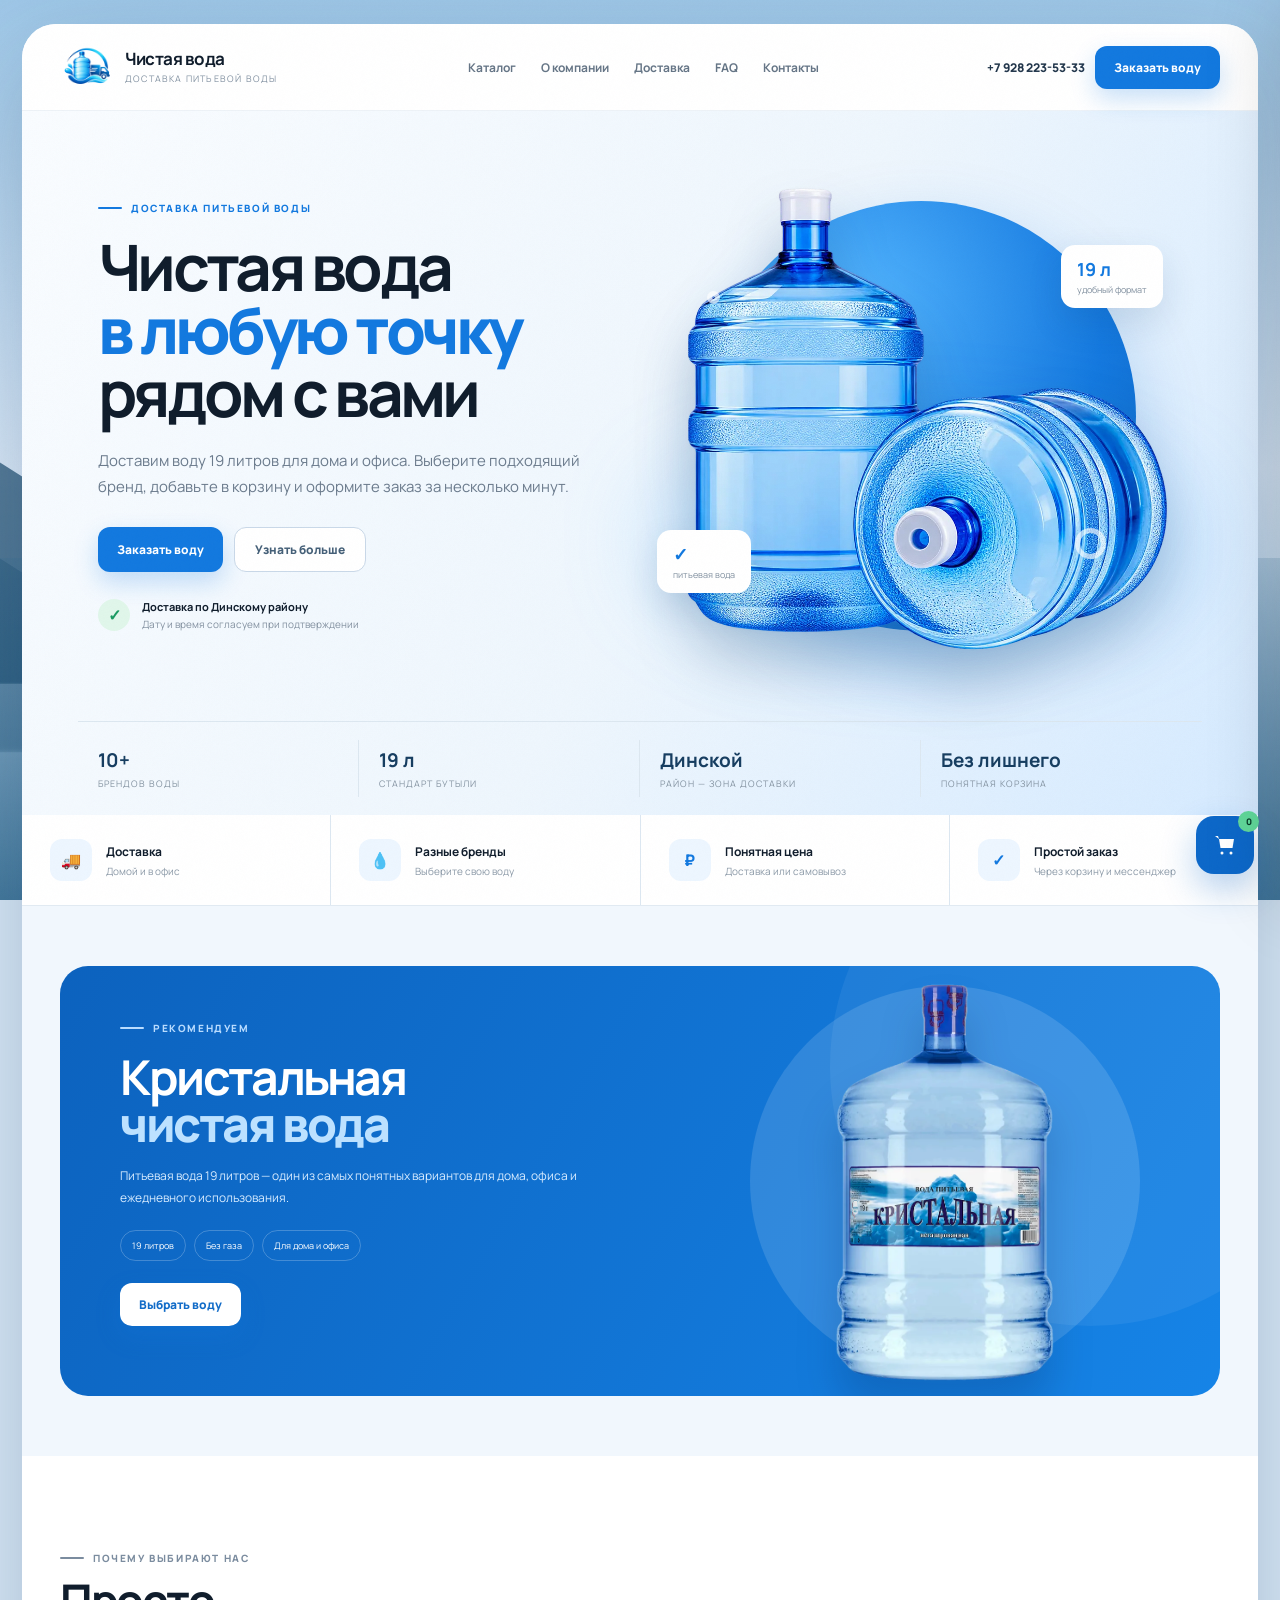
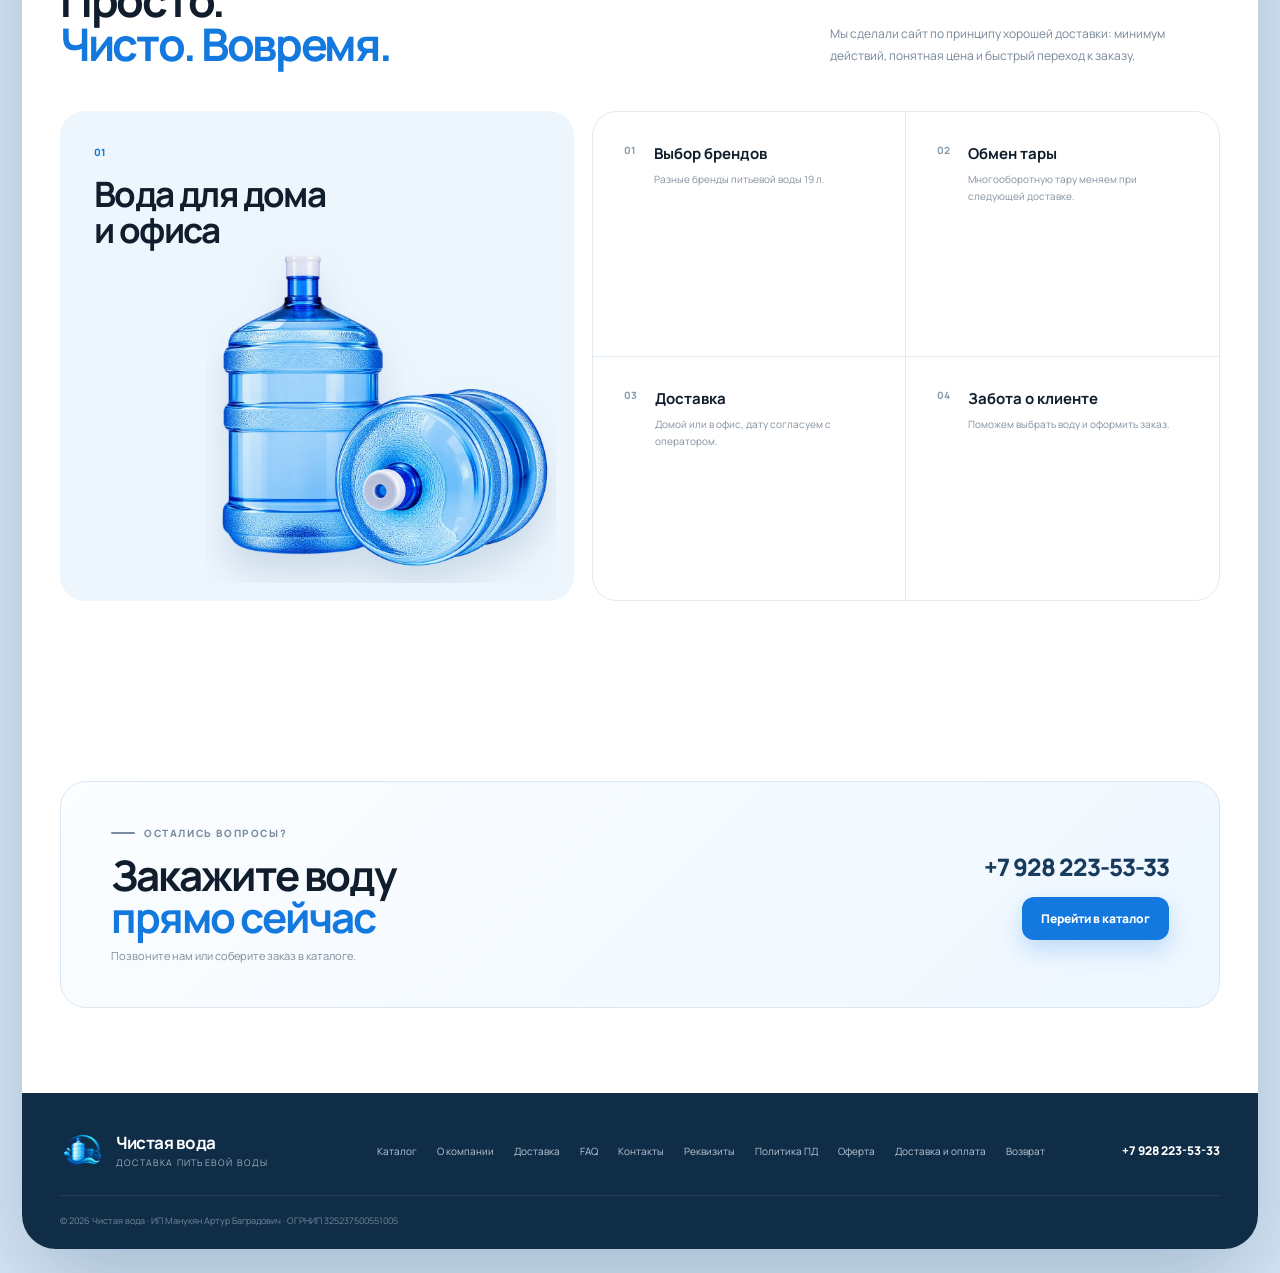
<file: index.html>
<!doctype html><html lang="ru"><head><meta charset="utf-8"><meta name="viewport" content="width=device-width,initial-scale=1,viewport-fit=cover"><meta name="theme-color" content="#1379df"><meta name="description" content="Доставка питьевой воды 19 литров домой и в офис."><title>Чистая вода — доставка воды 19 л</title><link rel="icon" type="image/png" href="assets/icon-192.png"><link rel="manifest" href="manifest.json"><link rel="canonical" href="https://xn----7sbbhku9buj1cwf.site/"><meta property="og:type" content="website"><meta property="og:locale" content="ru_RU"><meta property="og:site_name" content="Чистая вода"><meta property="og:title" content="Чистая вода — доставка воды 19 л"><meta property="og:description" content="Доставка питьевой воды 19 литров домой и в офис."><meta property="og:url" content="https://xn----7sbbhku9buj1cwf.site/"><meta property="og:image" content="https://xn----7sbbhku9buj1cwf.site/assets/bottles.webp"><link rel="apple-touch-icon" href="assets/icon-192.png"><link rel="stylesheet" href="styles.css"><script type="application/ld+json">{"@context":"https://schema.org","@type":"LocalBusiness","name":"Чистая вода","description":"Доставка питьевой воды 19 л","telephone":"+7 928 223-53-33","email":"internet.list@internet.ru","url":"https://xn----7sbbhku9buj1cwf.site/","address":{"@type":"PostalAddress","addressCountry":"RU","addressRegion":"Краснодарский край","addressLocality":"станица Пластуновская","streetAddress":"ул. Красная, д. 250"},"areaServed":"Динской район"}</script></head><body><div class="page-bg" aria-hidden="true"><div class="mountain m1"></div><div class="mountain m2"></div><div class="mountain m3"></div><div class="lake"></div></div><div class="noise" aria-hidden="true"></div><div class="site-shell"><nav class="nav">
<div class="container nav-inner">
<a class="logo" href="index.html">
<img alt="Чистая вода" height="54" src="assets/logo.png" width="54"/>
<span class="logo-text"><b>Чистая вода</b><small>доставка питьевой воды</small></span>
</a>
<div class="nav-links">
<a href="catalog.html">Каталог</a>
<a href="about.html">О компании</a>
<a href="delivery.html">Доставка</a>
<a href="faq.html">FAQ</a>
<a href="contacts.html">Контакты</a>
</div>
<div class="nav-actions">
<a class="nav-phone" href="tel:+79282235333">+7 928 223-53-33</a>
<a class="nav-order" href="catalog.html">Заказать воду</a>
</div>
<button aria-label="Меню" class="menu-btn" type="button">☰</button>
</div>
<div class="mobile-menu" id="mobileMenu">
<a href="index.html">Главная</a><a href="catalog.html">Каталог</a><a href="about.html">О компании</a><a href="delivery.html">Доставка</a><a href="faq.html">FAQ</a><a href="contacts.html">Контакты</a>
</div></nav><header class="hero">
<div class="hero-main">
<div class="hero-copy">
<div class="mini-line"><span></span> Доставка питьевой воды</div>
<h1>Чистая вода<br/><strong>в любую точку</strong><br/>рядом с вами</h1>
<p>Доставим воду 19 литров для дома и офиса. Выберите подходящий бренд, добавьте в корзину и оформите заказ за несколько минут.</p>
<div class="hero-actions">
<a class="btn-primary" href="catalog.html">Заказать воду</a>
<a class="btn-light" href="about.html">Узнать больше</a>
</div>
<div class="hero-note">
<span class="note-icon">✓</span>
<span><b>Доставка по Динскому району</b><small>Дату и время согласуем при подтверждении</small></span>
</div>
</div>
<div class="hero-visual">
<div class="blue-disc"></div>
<div class="hero-glow"></div>
<img alt="Бутыли питьевой воды 19 литров" class="hero-bottle" src="assets/bottles.webp"/>
<div class="callout c1"><b>19 л</b><span>удобный формат</span></div>
<div class="callout c2"><b>✓</b><span>питьевая вода</span></div>
<div class="bubble b1"></div><div class="bubble b2"></div><div class="bubble b3"></div>
</div>
</div>
<div class="hero-bottom">
<div><b>10+</b><span>брендов воды</span></div>
<div><b>19 л</b><span>стандарт бутыли</span></div>
<div><b>Динской</b><span>район — зона доставки</span></div>
<div><b>Без лишнего</b><span>понятная корзина</span></div>
</div>
</header><section aria-label="Преимущества" class="quick-benefits">
<div class="quick-card"><div class="q-icon">🚚</div><div><b>Доставка</b><span>Домой и в офис</span></div></div>
<div class="quick-card"><div class="q-icon">💧</div><div><b>Разные бренды</b><span>Выберите свою воду</span></div></div>
<div class="quick-card"><div class="q-icon">₽</div><div><b>Понятная цена</b><span>Доставка или самовывоз</span></div></div>
<div class="quick-card"><div class="q-icon">✓</div><div><b>Простой заказ</b><span>Через корзину и мессенджер</span></div></div>
</section><section class="featured">
<div class="container">
<div class="featured-box">
<div class="featured-copy">
<div class="mini-line white"><span></span> Рекомендуем</div>
<h2>Кристальная<br/><strong>чистая вода</strong></h2>
<p>Питьевая вода 19 литров — один из самых понятных вариантов для дома, офиса и ежедневного использования.</p>
<div class="feature-points"><span>19 литров</span><span>Без газа</span><span>Для дома и офиса</span></div>
<a class="btn-primary white-btn" href="catalog.html">Выбрать воду</a>
</div>
<div class="featured-visual">
<div class="featured-circle"></div>
<img alt="Кристальная вода 19 литров" src="assets/water/kristalnaya.webp"/>
</div>
</div>
</div>
</section><section class="about" id="about">
<div class="container">
<div class="section-head about-head">
<div><div class="mini-line dark"><span></span> Почему выбирают нас</div><h2>Просто.<br/><strong>Чисто. Вовремя.</strong></h2></div>
<p>Мы сделали сайт по принципу хорошей доставки: минимум действий, понятная цена и быстрый переход к заказу.</p>
</div>
<div class="about-grid">
<div class="about-main">
<div class="about-number">01</div>
<h3>Вода для дома<br/>и офиса</h3>
<div class="about-water">
<img alt="" src="assets/bottles.webp"/>
</div>
</div>
<div class="about-items">
<article><span>01</span><div><h3>Выбор брендов</h3><p>Разные бренды питьевой воды 19 л.</p></div></article>
<article><span>02</span><div><h3>Обмен тары</h3><p>Многооборотную тару меняем при следующей доставке.</p></div></article>
<article><span>03</span><div><h3>Доставка</h3><p>Домой или в офис, дату согласуем с оператором.</p></div></article>
<article><span>04</span><div><h3>Забота о клиенте</h3><p>Поможем выбрать воду и оформить заказ.</p></div></article>
</div>
</div>
</div>
</section><section class="cta">
<div class="container cta-box">
<div><div class="mini-line dark"><span></span> Остались вопросы?</div><h2>Закажите воду<br/><strong>прямо сейчас</strong></h2><p>Позвоните нам или соберите заказ в каталоге.</p></div>
<div class="cta-actions"><a class="big-phone" href="tel:+79282235333">+7 928 223-53-33</a><a class="btn-primary" href="catalog.html">Перейти в каталог</a></div>
</div>
</section><footer>
<div class="container footer-inner">
<a class="logo footer-logo" href="index.html"><img alt="" src="assets/logo.png"/><span class="logo-text"><b>Чистая вода</b><small>доставка питьевой воды</small></span></a>
<div class="footer-links"><a href="catalog.html">Каталог</a><a href="about.html">О компании</a><a href="delivery.html">Доставка</a><a href="faq.html">FAQ</a><a href="contacts.html">Контакты</a><a href="requisites.html">Реквизиты</a><a href="privacy.html">Политика ПД</a><a href="offer.html">Оферта</a><a href="delivery-payment.html">Доставка и оплата</a><a href="returns.html">Возврат</a></div>
<a class="footer-phone" href="tel:+79282235333">+7 928 223-53-33</a>
</div>
<div class="container copyright">© 2026 Чистая вода · ИП Манукян Артур Баградович · ОГРНИП 325237500551005</div>
</footer></div><button aria-label="Открыть корзину" class="cart-fab" id="cartFab">
<svg viewbox="0 0 24 24"><path d="M6 6h15l-1.5 9h-12z"></path><circle cx="9" cy="20" r="1.5"></circle><circle cx="18" cy="20" r="1.5"></circle><path d="M6 6L5 3H2"></path></svg>
<span class="fab-count" id="fabCount">0</span>
</button>
<div class="cart-backdrop" id="cartBackdrop"></div>
<div aria-label="Корзина" class="cart-panel" id="cartPanel" role="dialog">
<div class="cart-header"><h3 id="cartTitle">Ваша корзина</h3><button aria-label="Закрыть" class="cart-close-btn" id="cartClose">×</button></div>
<div class="cart-body">
<div id="cartStepProducts">
<button class="cart-clear" id="cartClear" type="button">Очистить корзину</button>
<div id="cartProducts"></div>
<div class="cart-summary"><span>Итого</span><b id="cartTotal">0 ₽</b></div>
<button class="cart-next-btn" id="cartNext" type="button">Далее →</button>
</div>
<div hidden="" id="cartStepDetails">
<button class="cart-back-btn" id="cartBack" type="button">← Назад</button>
<div class="details-total">Ваш заказ: <b id="detailsTotal">0 ₽</b></div>
<div class="order-fields">
<div class="order-field"><label for="orderName">Ваше имя</label><input autocomplete="name" id="orderName" placeholder="Как к вам обращаться" type="text"/></div>
<div class="order-field"><label for="orderAddress">Адрес доставки</label><input autocomplete="street-address" id="orderAddress" placeholder="Улица, дом, квартира" type="text"/></div>
<div class="order-field"><label for="orderDate">Дата доставки</label><input id="orderDate" type="date"/></div>
<div class="order-field"><label for="orderPayment">Способ оплаты</label><select id="orderPayment"><option value="">Выберите способ</option><option value="Наличными при получении">Наличными при получении</option><option value="Безналичный перевод / СБП">Безналичный перевод / СБП</option></select></div>
<div class="order-field order-phone-wrap"><label for="orderPhone">Номер телефона</label><input autocomplete="tel" id="orderPhone" inputmode="tel" maxlength="18" placeholder="+7 (___) ___-__-__" type="tel"/><div class="phone-hint">Формат: +7 (999) 123-45-67</div></div>
<div class="order-field"><label for="orderComment">Комментарий <span>(необязательно)</span></label><input id="orderComment" placeholder="Ваш комментарий" type="text"/></div>
<div class="legal-consents">
<label><input id="personalConsent" type="checkbox"> <span>Я согласен на обработку персональных данных и ознакомился с <a href="privacy.html" target="_blank" rel="noopener">Политикой обработки персональных данных</a>.</span></label>
<label><input id="offerConsent" type="checkbox"> <span>Я ознакомился с <a href="offer.html" target="_blank" rel="noopener">Публичной офертой</a> и условиями заказа.</span></label>
</div>
</div>
<div class="messenger-row">
<a class="msg-btn msg-max" href="#" id="maxOrder" rel="noopener" target="_blank">MAX</a>
<a class="msg-btn msg-wa" href="#" id="waOrder" rel="noopener" target="_blank">WhatsApp</a>
<a class="msg-btn msg-tg" href="#" id="tgOrder" rel="noopener" target="_blank">Telegram</a>
<a class="msg-btn msg-call" href="tel:+79282235333">Позвонить</a>
</div>
<p class="msg-note">WhatsApp и Telegram в России могут работать нестабильно. Если мессенджер не открывается, отправьте заказ через MAX или позвоните нам.</p>
</div>
</div>
</div>
<div aria-label="Быстрые действия" class="mobile-actions">
<a aria-label="Позвонить" class="call-fab" href="tel:+79282235333">☎</a>
</div>
<div class="order-success" id="orderSuccess">
<div class="success-card"><div class="success-icon">✓</div><h3>Заказ подготовлен</h3><p id="successText">Откроется выбранный мессенджер с готовым сообщением. Номер заказа сохранён — ИП Манукян А.Б. свяжется с вами для подтверждения условий доставки.</p><div class="success-actions"><a class="success-call" href="tel:+79282235333">Позвонить</a><button class="success-close" id="successClose" type="button">Вернуться на сайт</button></div></div>
</div>
<div aria-hidden="true" class="splash" id="splash"><div class="splash-inner"><img alt="" class="splash-logo" src="assets/logo.png"/><b>Чистая вода</b><span>доставка 19 л</span></div></div><div id="toast" role="alert"></div><script src="app.js"></script></body></html>
</file>
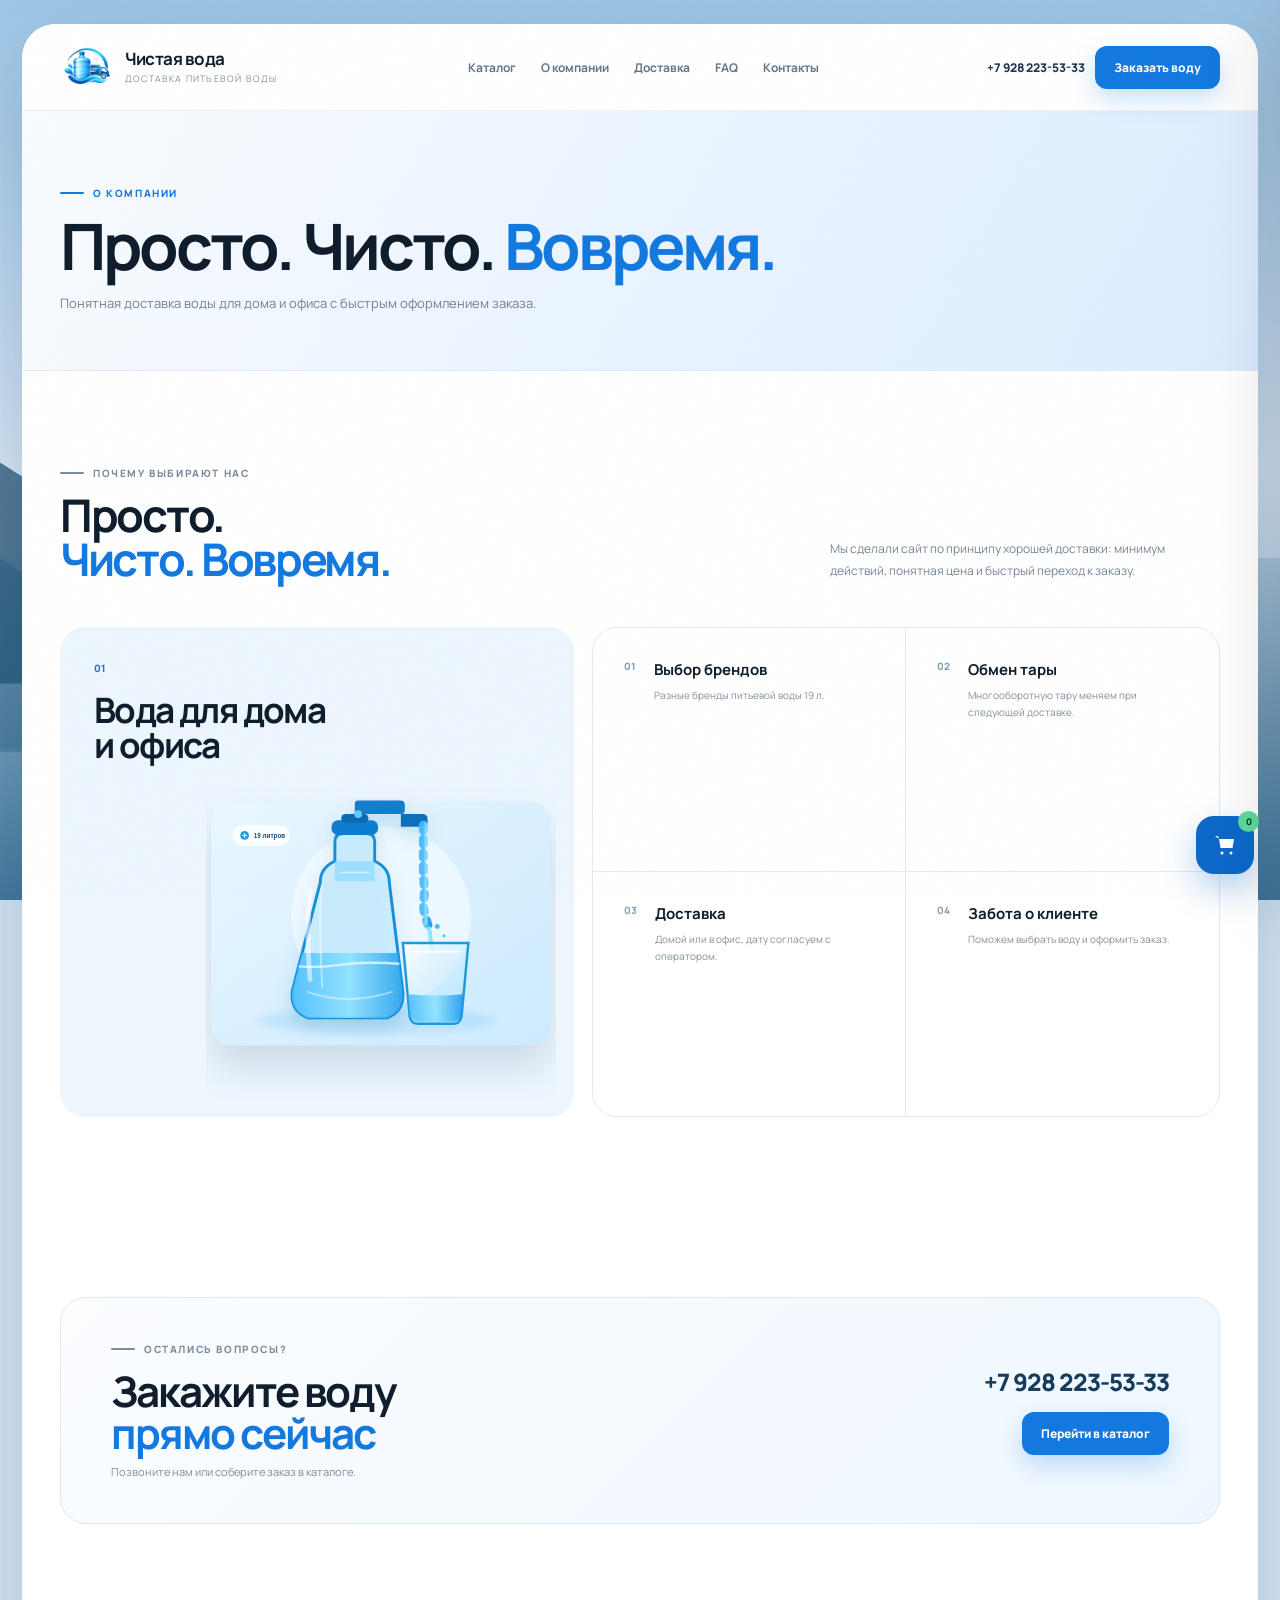
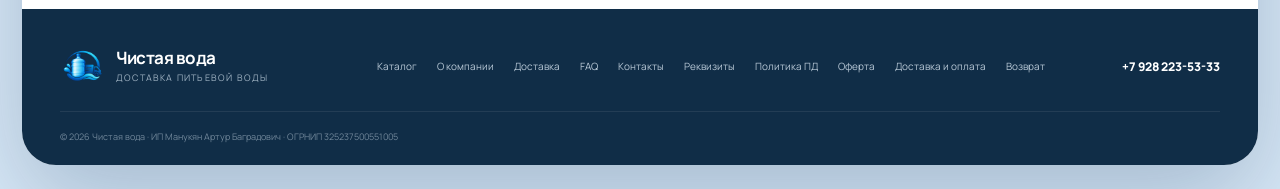
<file: about.html>
<!doctype html><html lang="ru"><head><meta charset="utf-8"><meta name="viewport" content="width=device-width,initial-scale=1,viewport-fit=cover"><meta name="theme-color" content="#1379df"><meta name="description" content="Доставка питьевой воды 19 литров домой и в офис."><title>О компании — Чистая вода</title><link rel="icon" type="image/png" href="assets/icon-192.png"><link rel="manifest" href="manifest.json"><link rel="canonical" href="https://xn----7sbbhku9buj1cwf.site/about.html"><meta property="og:type" content="website"><meta property="og:locale" content="ru_RU"><meta property="og:site_name" content="Чистая вода"><meta property="og:title" content="О компании — Чистая вода"><meta property="og:description" content="Доставка питьевой воды 19 литров домой и в офис."><meta property="og:url" content="https://xn----7sbbhku9buj1cwf.site/about.html"><meta property="og:image" content="https://xn----7sbbhku9buj1cwf.site/assets/bottles.webp"><link rel="apple-touch-icon" href="assets/icon-192.png"><link rel="stylesheet" href="styles.css"></head><body><div class="page-bg" aria-hidden="true"><div class="mountain m1"></div><div class="mountain m2"></div><div class="mountain m3"></div><div class="lake"></div></div><div class="noise" aria-hidden="true"></div><div class="site-shell"><nav class="nav">
<div class="container nav-inner">
<a class="logo" href="index.html">
<img alt="Чистая вода" height="54" src="assets/logo.png" width="54"/>
<span class="logo-text"><b>Чистая вода</b><small>доставка питьевой воды</small></span>
</a>
<div class="nav-links">
<a href="catalog.html">Каталог</a>
<a href="about.html">О компании</a>
<a href="delivery.html">Доставка</a>
<a href="faq.html">FAQ</a>
<a href="contacts.html">Контакты</a>
</div>
<div class="nav-actions">
<a class="nav-phone" href="tel:+79282235333">+7 928 223-53-33</a>
<a class="nav-order" href="catalog.html">Заказать воду</a>
</div>
<button aria-label="Меню" class="menu-btn" type="button">☰</button>
</div>
<div class="mobile-menu" id="mobileMenu">
<a href="index.html">Главная</a><a href="catalog.html">Каталог</a><a href="about.html">О компании</a><a href="delivery.html">Доставка</a><a href="faq.html">FAQ</a><a href="contacts.html">Контакты</a>
</div></nav><section class="page-title"><div class="container"><div class="mini-line"><span></span> О компании</div><h1>Просто. Чисто. <strong style="color:var(--blue)">Вовремя.</strong></h1><p>Понятная доставка воды для дома и офиса с быстрым оформлением заказа.</p></div></section><section class="about" id="about">
<div class="container">
<div class="section-head about-head">
<div><div class="mini-line dark"><span></span> Почему выбирают нас</div><h2>Просто.<br/><strong>Чисто. Вовремя.</strong></h2></div>
<p>Мы сделали сайт по принципу хорошей доставки: минимум действий, понятная цена и быстрый переход к заказу.</p>
</div>
<div class="about-grid">
<div class="about-main">
<div class="about-number">01</div>
<h3>Вода для дома<br/>и офиса</h3>

<div class="about-water"><img alt="Бутыль воды с помпой — вода льётся в стакан" src="assets/water-pump-pour.svg"/></div>
</div>
<div class="about-items">
<article><span>01</span><div><h3>Выбор брендов</h3><p>Разные бренды питьевой воды 19 л.</p></div></article>
<article><span>02</span><div><h3>Обмен тары</h3><p>Многооборотную тару меняем при следующей доставке.</p></div></article>
<article><span>03</span><div><h3>Доставка</h3><p>Домой или в офис, дату согласуем с оператором.</p></div></article>
<article><span>04</span><div><h3>Забота о клиенте</h3><p>Поможем выбрать воду и оформить заказ.</p></div></article>
</div>
</div>
</div>
</section><section class="cta">
<div class="container cta-box">
<div><div class="mini-line dark"><span></span> Остались вопросы?</div><h2>Закажите воду<br/><strong>прямо сейчас</strong></h2><p>Позвоните нам или соберите заказ в каталоге.</p></div>
<div class="cta-actions"><a class="big-phone" href="tel:+79282235333">+7 928 223-53-33</a><a class="btn-primary" href="catalog.html">Перейти в каталог</a></div>
</div>
</section><footer>
<div class="container footer-inner">
<a class="logo footer-logo" href="index.html"><img alt="" src="assets/logo.png"/><span class="logo-text"><b>Чистая вода</b><small>доставка питьевой воды</small></span></a>
<div class="footer-links"><a href="catalog.html">Каталог</a><a href="about.html">О компании</a><a href="delivery.html">Доставка</a><a href="faq.html">FAQ</a><a href="contacts.html">Контакты</a><a href="requisites.html">Реквизиты</a><a href="privacy.html">Политика ПД</a><a href="offer.html">Оферта</a><a href="delivery-payment.html">Доставка и оплата</a><a href="returns.html">Возврат</a></div>
<a class="footer-phone" href="tel:+79282235333">+7 928 223-53-33</a>
</div>
<div class="container copyright">© 2026 Чистая вода · ИП Манукян Артур Баградович · ОГРНИП 325237500551005</div>
</footer></div><button aria-label="Открыть корзину" class="cart-fab" id="cartFab">
<svg viewbox="0 0 24 24"><path d="M6 6h15l-1.5 9h-12z"></path><circle cx="9" cy="20" r="1.5"></circle><circle cx="18" cy="20" r="1.5"></circle><path d="M6 6L5 3H2"></path></svg>
<span class="fab-count" id="fabCount">0</span>
</button>
<div class="cart-backdrop" id="cartBackdrop"></div>
<div aria-label="Корзина" class="cart-panel" id="cartPanel" role="dialog">
<div class="cart-header"><h3 id="cartTitle">Ваша корзина</h3><button aria-label="Закрыть" class="cart-close-btn" id="cartClose">×</button></div>
<div class="cart-body">
<div id="cartStepProducts">
<button class="cart-clear" id="cartClear" type="button">Очистить корзину</button>
<div id="cartProducts"></div>
<div class="cart-summary"><span>Итого</span><b id="cartTotal">0 ₽</b></div>
<button class="cart-next-btn" id="cartNext" type="button">Далее →</button>
</div>
<div hidden="" id="cartStepDetails">
<button class="cart-back-btn" id="cartBack" type="button">← Назад</button>
<div class="details-total">Ваш заказ: <b id="detailsTotal">0 ₽</b></div>
<div class="order-fields">
<div class="order-field"><label for="orderName">Ваше имя</label><input autocomplete="name" id="orderName" placeholder="Как к вам обращаться" type="text"/></div>
<div class="order-field"><label for="orderAddress">Адрес доставки</label><input autocomplete="street-address" id="orderAddress" placeholder="Улица, дом, квартира" type="text"/></div>
<div class="order-field"><label for="orderDate">Дата доставки</label><input id="orderDate" type="date"/></div>
<div class="order-field"><label for="orderPayment">Способ оплаты</label><select id="orderPayment"><option value="">Выберите способ</option><option value="Наличными при получении">Наличными при получении</option><option value="Безналичный перевод / СБП">Безналичный перевод / СБП</option></select></div>
<div class="order-field order-phone-wrap"><label for="orderPhone">Номер телефона</label><input autocomplete="tel" id="orderPhone" inputmode="tel" maxlength="18" placeholder="+7 (___) ___-__-__" type="tel"/><div class="phone-hint">Формат: +7 (999) 123-45-67</div></div>
<div class="order-field"><label for="orderComment">Комментарий <span>(необязательно)</span></label><input id="orderComment" placeholder="Ваш комментарий" type="text"/></div>
<div class="legal-consents">
<label><input id="personalConsent" type="checkbox"> <span>Я согласен на обработку персональных данных и ознакомился с <a href="privacy.html" target="_blank" rel="noopener">Политикой обработки персональных данных</a>.</span></label>
<label><input id="offerConsent" type="checkbox"> <span>Я ознакомился с <a href="offer.html" target="_blank" rel="noopener">Публичной офертой</a> и условиями заказа.</span></label>
</div>
</div>
<div class="messenger-row">
<a class="msg-btn msg-max" href="#" id="maxOrder" rel="noopener" target="_blank">MAX</a>
<a class="msg-btn msg-wa" href="#" id="waOrder" rel="noopener" target="_blank">WhatsApp</a>
<a class="msg-btn msg-tg" href="#" id="tgOrder" rel="noopener" target="_blank">Telegram</a>
<a class="msg-btn msg-call" href="tel:+79282235333">Позвонить</a>
</div>
<p class="msg-note">WhatsApp и Telegram в России могут работать нестабильно. Если мессенджер не открывается, отправьте заказ через MAX или позвоните нам.</p>
</div>
</div>
</div>
<div aria-label="Быстрые действия" class="mobile-actions">
<a aria-label="Позвонить" class="call-fab" href="tel:+79282235333">☎</a>
</div>
<div class="order-success" id="orderSuccess">
<div class="success-card"><div class="success-icon">✓</div><h3>Заказ отправлен</h3><p>Открылся выбранный мессенджер с готовым сообщением. После отправки заказа можно сразу связаться с нами по телефону.</p><div class="success-actions"><a class="success-call" href="tel:+79282235333">Позвонить</a><button class="success-close" id="successClose" type="button">Вернуться на сайт</button></div></div>
</div>
<div aria-hidden="true" class="splash" id="splash"><div class="splash-inner"><img alt="" class="splash-logo" src="assets/logo.png"/><b>Чистая вода</b><span>доставка 19 л</span></div></div><div id="toast" role="alert"></div><script src="app.js"></script></body></html>
</file>
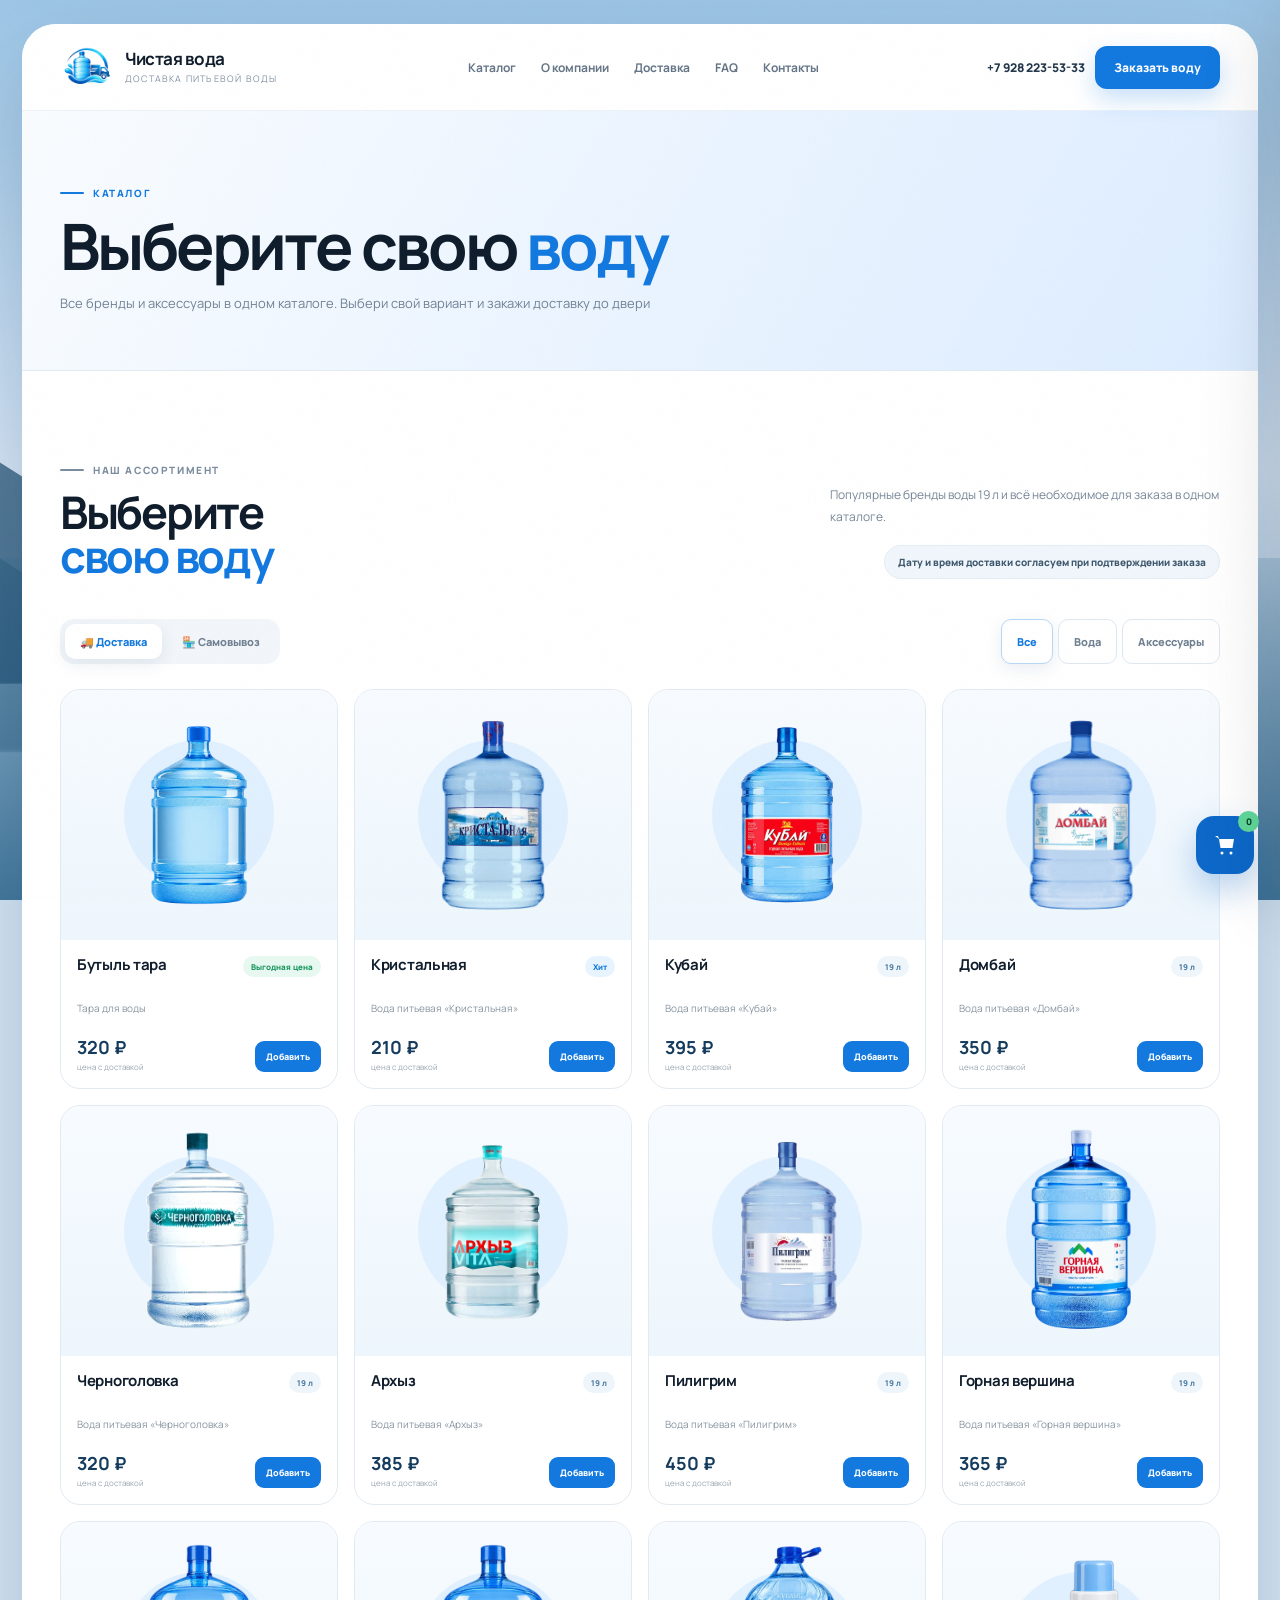
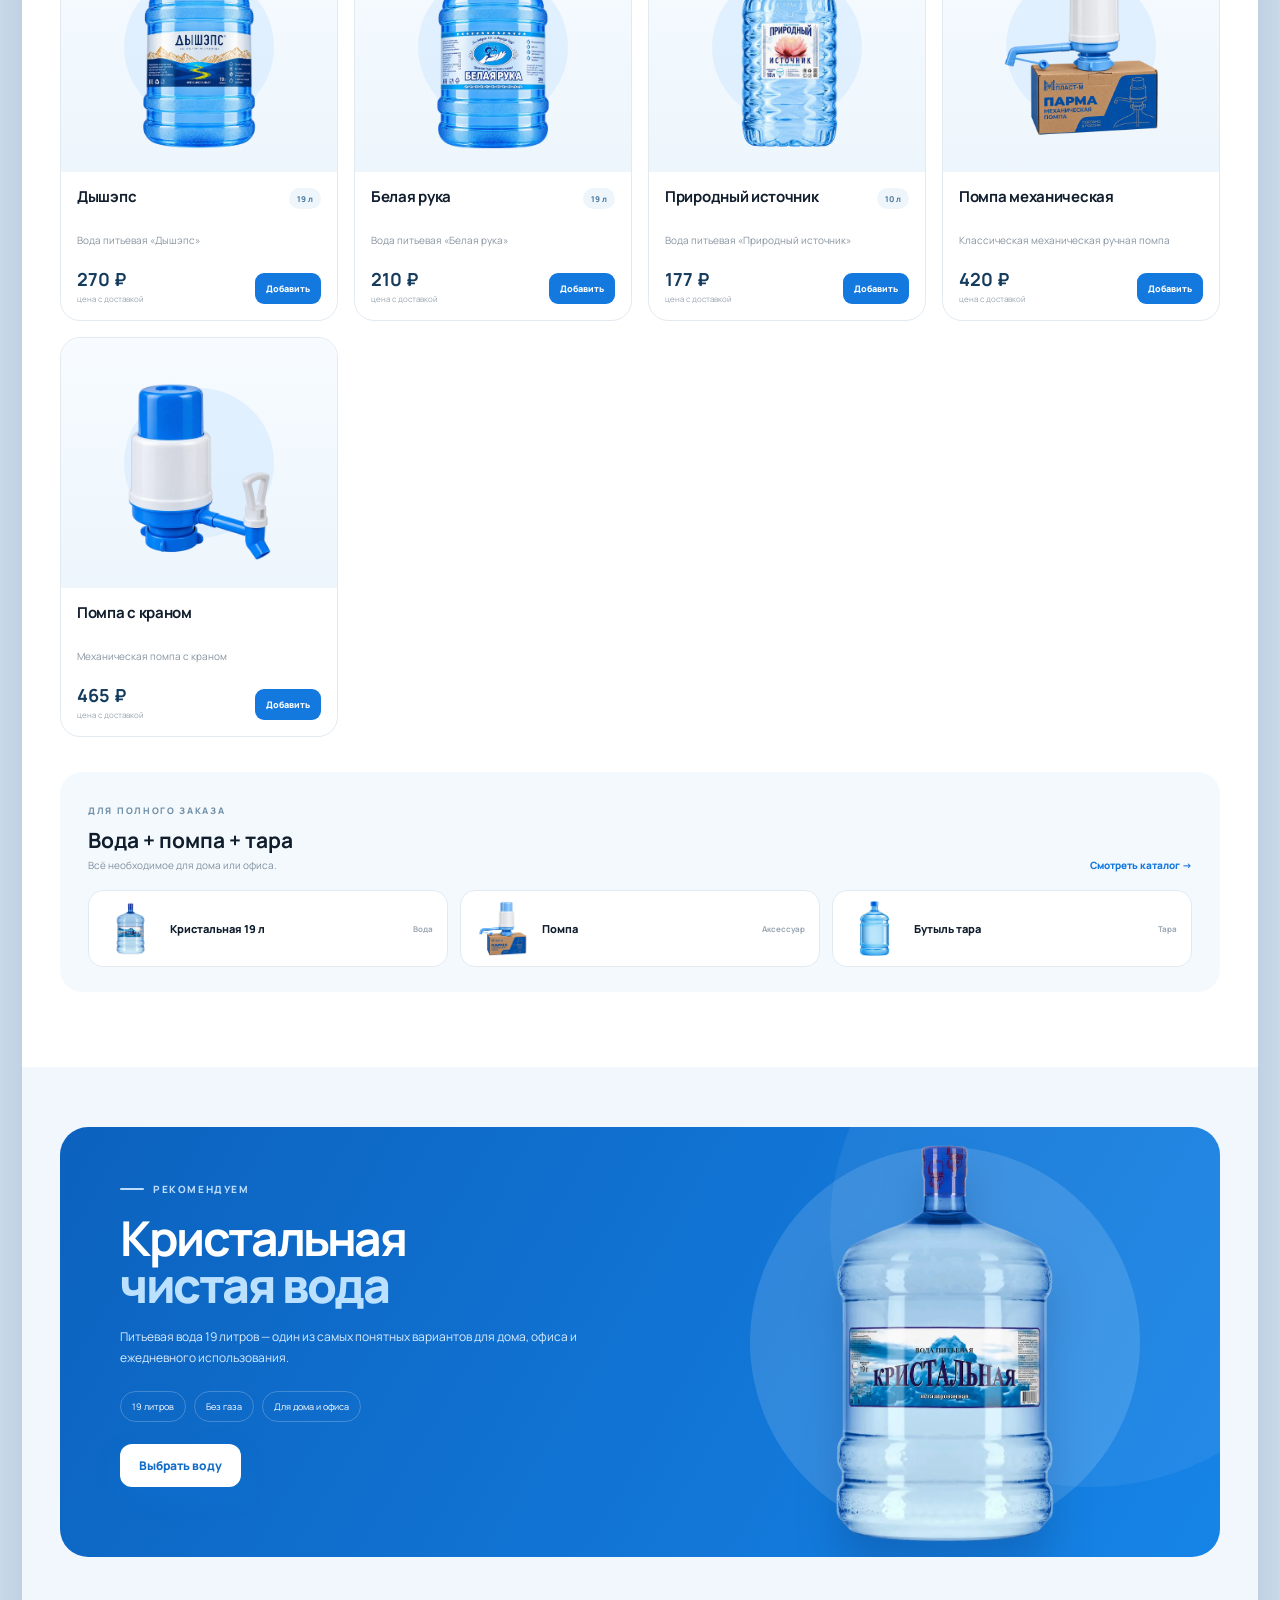
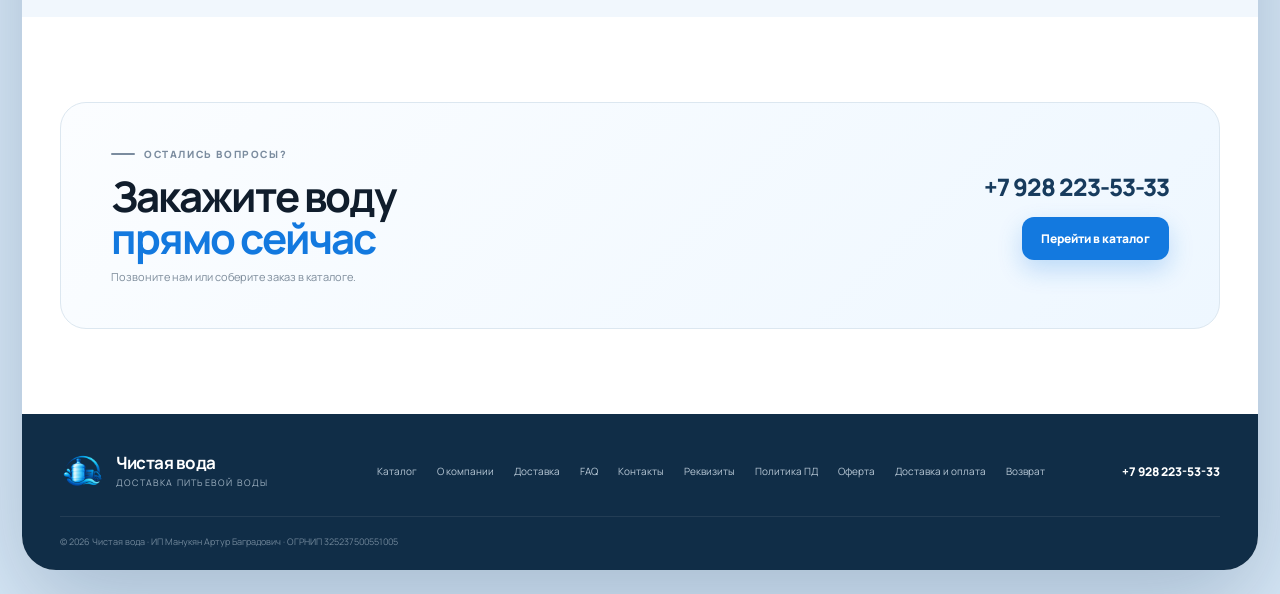
<file: catalog.html>
<!doctype html><html lang="ru"><head><meta charset="utf-8"><meta name="viewport" content="width=device-width,initial-scale=1,viewport-fit=cover"><meta name="theme-color" content="#1379df"><meta name="description" content="Доставка питьевой воды 19 литров домой и в офис."><title>Каталог воды 19 л — Чистая вода</title><link rel="icon" type="image/png" href="assets/icon-192.png"><link rel="manifest" href="manifest.json"><link rel="canonical" href="https://xn----7sbbhku9buj1cwf.site/catalog.html"><meta property="og:type" content="website"><meta property="og:locale" content="ru_RU"><meta property="og:site_name" content="Чистая вода"><meta property="og:title" content="Каталог воды 19 л — Чистая вода"><meta property="og:description" content="Доставка питьевой воды 19 литров домой и в офис."><meta property="og:url" content="https://xn----7sbbhku9buj1cwf.site/catalog.html"><meta property="og:image" content="https://xn----7sbbhku9buj1cwf.site/assets/bottles.webp"><link rel="apple-touch-icon" href="assets/icon-192.png"><link rel="stylesheet" href="styles.css"></head><body><div class="page-bg" aria-hidden="true"><div class="mountain m1"></div><div class="mountain m2"></div><div class="mountain m3"></div><div class="lake"></div></div><div class="noise" aria-hidden="true"></div><div class="site-shell"><nav class="nav">
<div class="container nav-inner">
<a class="logo" href="index.html">
<img alt="Чистая вода" height="54" src="assets/logo.png" width="54"/>
<span class="logo-text"><b>Чистая вода</b><small>доставка питьевой воды</small></span>
</a>
<div class="nav-links">
<a href="catalog.html">Каталог</a>
<a href="about.html">О компании</a>
<a href="delivery.html">Доставка</a>
<a href="faq.html">FAQ</a>
<a href="contacts.html">Контакты</a>
</div>
<div class="nav-actions">
<a class="nav-phone" href="tel:+79282235333">+7 928 223-53-33</a>
<a class="nav-order" href="catalog.html">Заказать воду</a>
</div>
<button aria-label="Меню" class="menu-btn" type="button">☰</button>
</div>
<div class="mobile-menu" id="mobileMenu">
<a href="index.html">Главная</a><a href="catalog.html">Каталог</a><a href="about.html">О компании</a><a href="delivery.html">Доставка</a><a href="faq.html">FAQ</a><a href="contacts.html">Контакты</a>
</div></nav><section class="page-title"><div class="container"><div class="mini-line"><span></span> Каталог</div><h1>Выберите свою <strong style="color:var(--blue)">воду</strong></h1><p>Все бренды и аксессуары в одном каталоге. Выбери свой вариант и закажи доставку до двери</p></div></section><section class="products" id="water">
<div class="container">
<div class="section-head">
<div>
<div class="mini-line dark"><span></span> Наш ассортимент</div>
<h2>Выберите<br/><strong>свою воду</strong></h2>
</div>
<div class="section-side">
<p>Популярные бренды воды 19 л и всё необходимое для заказа в одном каталоге.</p>
<div class="catalog-info">
<div class="delivery-live">Дату и время доставки согласуем при подтверждении заказа</div>
<div class="store-address" id="storeAddress">📍 Станица Пластуновская, ул. Красная, 250</div>
</div>
</div>
</div>
<div class="controls">
<div class="switch" id="modeSwitch">
<button class="active" data-mode="delivery">🚚 Доставка</button>
<button data-mode="store">🏪 Самовывоз</button>
</div>
<div class="switch cat-switch" id="catSwitch">
<button class="active" data-cat="all">Все</button>
<button data-cat="water">Вода</button>
<button data-cat="acc">Аксессуары</button>
</div>
</div>
<div class="grid" id="grid"></div>
<div class="combo">
<div class="combo-head">
<div><span class="eyebrow">Для полного заказа</span><h3>Вода + помпа + тара</h3><p>Всё необходимое для дома или офиса.</p></div>
<a class="small-link" href="#grid">Смотреть каталог →</a>
</div>
<div class="combo-list">
<div class="combo-item"><img alt="" src="assets/water/kristalnaya.webp"/><span>Кристальная 19 л</span><b>Вода</b></div>
<div class="combo-item"><img alt="" src="assets/water/pompa.webp"/><span>Помпа</span><b>Аксессуар</b></div>
<div class="combo-item"><img alt="" src="assets/tara.webp"/><span>Бутыль тара</span><b>Тара</b></div>
</div>
</div>
</div>
</section><section class="featured">
<div class="container">
<div class="featured-box">
<div class="featured-copy">
<div class="mini-line white"><span></span> Рекомендуем</div>
<h2>Кристальная<br/><strong>чистая вода</strong></h2>
<p>Питьевая вода 19 литров — один из самых понятных вариантов для дома, офиса и ежедневного использования.</p>
<div class="feature-points"><span>19 литров</span><span>Без газа</span><span>Для дома и офиса</span></div>
<a class="btn-primary white-btn" href="catalog.html">Выбрать воду</a>
</div>
<div class="featured-visual">
<div class="featured-circle"></div>
<img alt="Кристальная вода 19 литров" src="assets/water/kristalnaya.webp"/>
</div>
</div>
</div>
</section><section class="cta">
<div class="container cta-box">
<div><div class="mini-line dark"><span></span> Остались вопросы?</div><h2>Закажите воду<br/><strong>прямо сейчас</strong></h2><p>Позвоните нам или соберите заказ в каталоге.</p></div>
<div class="cta-actions"><a class="big-phone" href="tel:+79282235333">+7 928 223-53-33</a><a class="btn-primary" href="catalog.html">Перейти в каталог</a></div>
</div>
</section><footer>
<div class="container footer-inner">
<a class="logo footer-logo" href="index.html"><img alt="" src="assets/logo.png"/><span class="logo-text"><b>Чистая вода</b><small>доставка питьевой воды</small></span></a>
<div class="footer-links"><a href="catalog.html">Каталог</a><a href="about.html">О компании</a><a href="delivery.html">Доставка</a><a href="faq.html">FAQ</a><a href="contacts.html">Контакты</a><a href="requisites.html">Реквизиты</a><a href="privacy.html">Политика ПД</a><a href="offer.html">Оферта</a><a href="delivery-payment.html">Доставка и оплата</a><a href="returns.html">Возврат</a></div>
<a class="footer-phone" href="tel:+79282235333">+7 928 223-53-33</a>
</div>
<div class="container copyright">© 2026 Чистая вода · ИП Манукян Артур Баградович · ОГРНИП 325237500551005</div>
</footer></div><button aria-label="Открыть корзину" class="cart-fab" id="cartFab">
<svg viewbox="0 0 24 24"><path d="M6 6h15l-1.5 9h-12z"></path><circle cx="9" cy="20" r="1.5"></circle><circle cx="18" cy="20" r="1.5"></circle><path d="M6 6L5 3H2"></path></svg>
<span class="fab-count" id="fabCount">0</span>
</button>
<div class="cart-backdrop" id="cartBackdrop"></div>
<div aria-label="Корзина" class="cart-panel" id="cartPanel" role="dialog">
<div class="cart-header"><h3 id="cartTitle">Ваша корзина</h3><button aria-label="Закрыть" class="cart-close-btn" id="cartClose">×</button></div>
<div class="cart-body">
<div id="cartStepProducts">
<button class="cart-clear" id="cartClear" type="button">Очистить корзину</button>
<div id="cartProducts"></div>
<div class="cart-summary"><span>Итого</span><b id="cartTotal">0 ₽</b></div>
<button class="cart-next-btn" id="cartNext" type="button">Далее →</button>
</div>
<div hidden="" id="cartStepDetails">
<button class="cart-back-btn" id="cartBack" type="button">← Назад</button>
<div class="details-total">Ваш заказ: <b id="detailsTotal">0 ₽</b></div>
<div class="order-fields">
<div class="order-field"><label for="orderName">Ваше имя</label><input autocomplete="name" id="orderName" placeholder="Как к вам обращаться" type="text"/></div>
<div class="order-field"><label for="orderAddress">Адрес доставки</label><input autocomplete="street-address" id="orderAddress" placeholder="Улица, дом, квартира" type="text"/></div>
<div class="order-field"><label for="orderDate">Дата доставки</label><input id="orderDate" type="date"/></div>
<div class="order-field"><label for="orderPayment">Способ оплаты</label><select id="orderPayment"><option value="">Выберите способ</option><option value="Наличными при получении">Наличными при получении</option><option value="Безналичный перевод / СБП">Безналичный перевод / СБП</option></select></div>
<div class="order-field order-phone-wrap"><label for="orderPhone">Номер телефона</label><input autocomplete="tel" id="orderPhone" inputmode="tel" maxlength="18" placeholder="+7 (___) ___-__-__" type="tel"/><div class="phone-hint">Формат: +7 (999) 123-45-67</div></div>
<div class="order-field"><label for="orderComment">Комментарий <span>(необязательно)</span></label><input id="orderComment" placeholder="Ваш комментарий" type="text"/></div>
<div class="legal-consents">
<label><input id="personalConsent" type="checkbox"> <span>Я согласен на обработку персональных данных и ознакомился с <a href="privacy.html" target="_blank" rel="noopener">Политикой обработки персональных данных</a>.</span></label>
<label><input id="offerConsent" type="checkbox"> <span>Я ознакомился с <a href="offer.html" target="_blank" rel="noopener">Публичной офертой</a> и условиями заказа.</span></label>
</div>
</div>
<div class="messenger-row">
<a class="msg-btn msg-max" href="#" id="maxOrder" rel="noopener" target="_blank">MAX</a>
<a class="msg-btn msg-wa" href="#" id="waOrder" rel="noopener" target="_blank">WhatsApp</a>
<a class="msg-btn msg-tg" href="#" id="tgOrder" rel="noopener" target="_blank">Telegram</a>
<a class="msg-btn msg-call" href="tel:+79282235333">Позвонить</a>
</div>
<p class="msg-note">WhatsApp и Telegram в России могут работать нестабильно. Если мессенджер не открывается, отправьте заказ через MAX или позвоните нам.</p>
</div>
</div>
</div>
<div aria-label="Быстрые действия" class="mobile-actions">
<a aria-label="Позвонить" class="call-fab" href="tel:+79282235333">☎</a>
</div>
<div class="order-success" id="orderSuccess">
<div class="success-card"><div class="success-icon">✓</div><h3>Заказ отправлен</h3><p>Открылся выбранный мессенджер с готовым сообщением. После отправки заказа можно сразу связаться с нами по телефону.</p><div class="success-actions"><a class="success-call" href="tel:+79282235333">Позвонить</a><button class="success-close" id="successClose" type="button">Вернуться на сайт</button></div></div>
</div>
<div aria-hidden="true" class="splash" id="splash"><div class="splash-inner"><img alt="" class="splash-logo" src="assets/logo.png"/><b>Чистая вода</b><span>доставка 19 л</span></div></div><div id="toast" role="alert"></div><script src="app.js"></script></body></html>
</file>
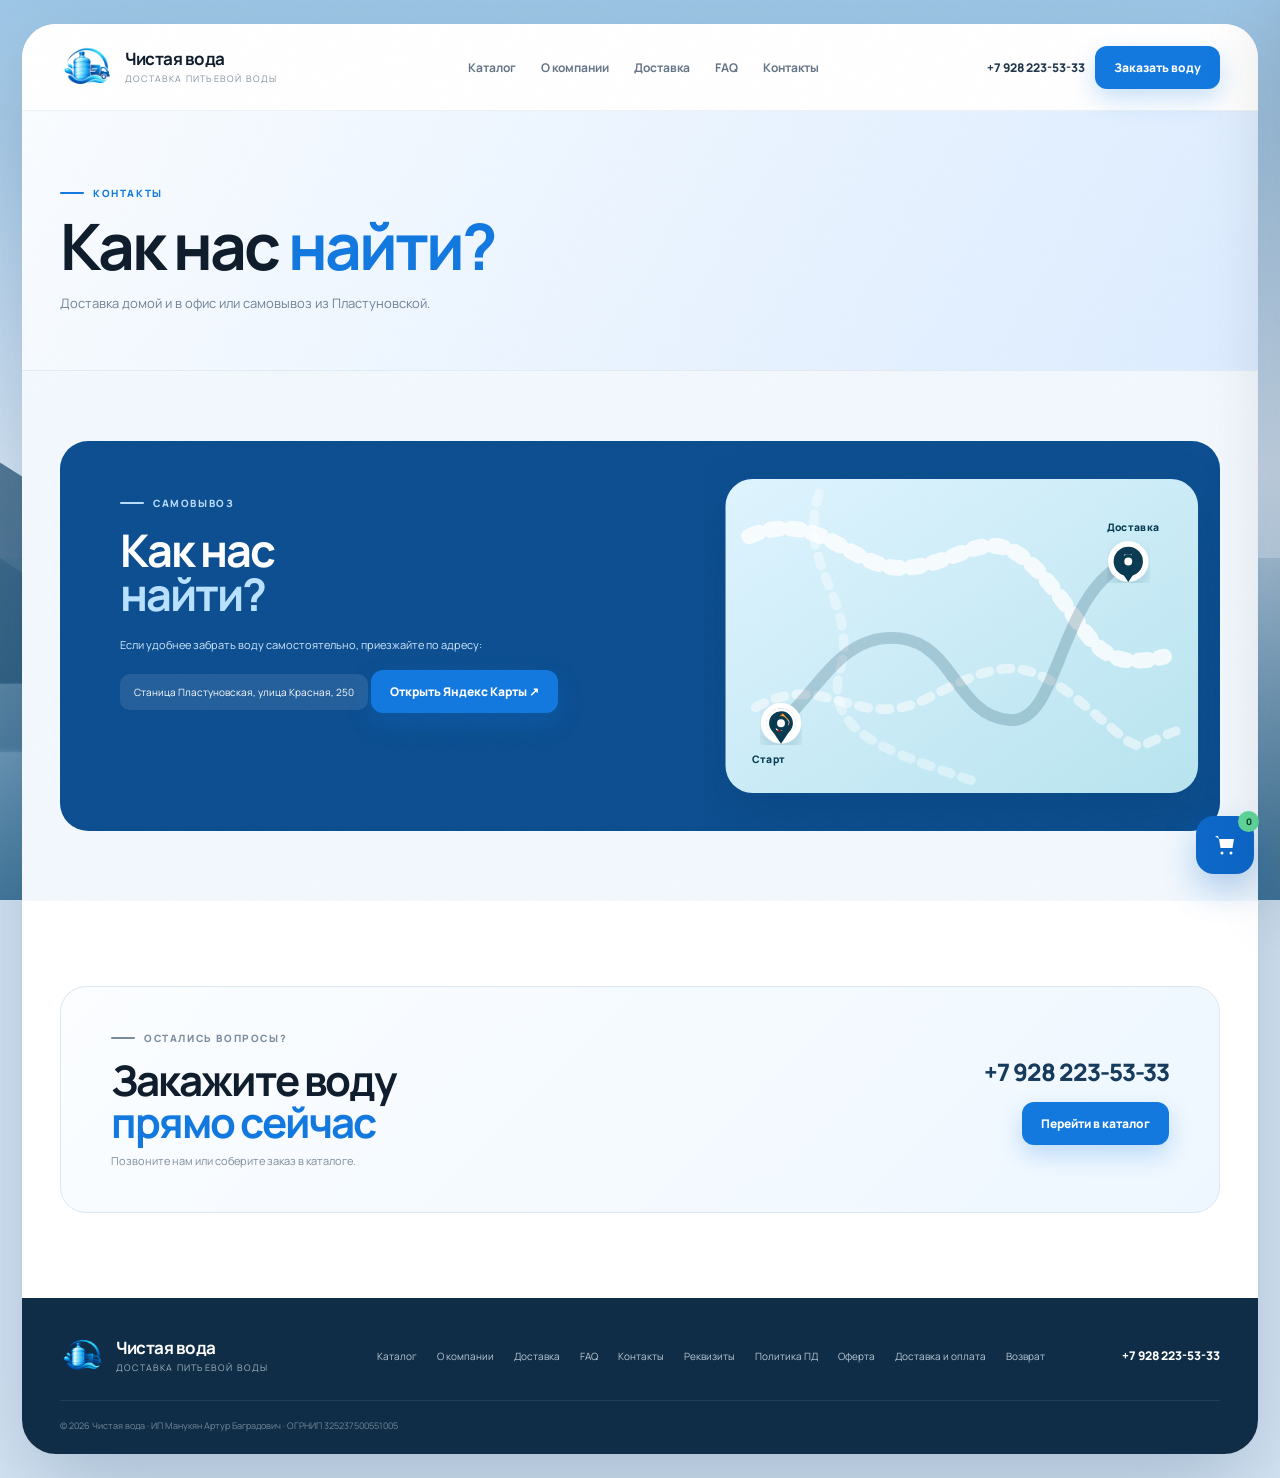
<file: contacts.html>
<!doctype html><html lang="ru"><head><meta charset="utf-8"><meta name="viewport" content="width=device-width,initial-scale=1,viewport-fit=cover"><meta name="theme-color" content="#1379df"><meta name="description" content="Доставка питьевой воды 19 литров домой и в офис."><title>Контакты — Чистая вода</title><link rel="icon" type="image/png" href="assets/icon-192.png"><link rel="manifest" href="manifest.json"><link rel="canonical" href="https://xn----7sbbhku9buj1cwf.site/contacts.html"><meta property="og:type" content="website"><meta property="og:locale" content="ru_RU"><meta property="og:site_name" content="Чистая вода"><meta property="og:title" content="Контакты — Чистая вода"><meta property="og:description" content="Доставка питьевой воды 19 литров домой и в офис."><meta property="og:url" content="https://xn----7sbbhku9buj1cwf.site/contacts.html"><meta property="og:image" content="https://xn----7sbbhku9buj1cwf.site/assets/bottles.webp"><link rel="apple-touch-icon" href="assets/icon-192.png"><link rel="stylesheet" href="styles.css"></head><body><div class="page-bg" aria-hidden="true"><div class="mountain m1"></div><div class="mountain m2"></div><div class="mountain m3"></div><div class="lake"></div></div><div class="noise" aria-hidden="true"></div><div class="site-shell"><nav class="nav">
<div class="container nav-inner">
<a class="logo" href="index.html">
<img alt="Чистая вода" height="54" src="assets/logo.png" width="54"/>
<span class="logo-text"><b>Чистая вода</b><small>доставка питьевой воды</small></span>
</a>
<div class="nav-links">
<a href="catalog.html">Каталог</a>
<a href="about.html">О компании</a>
<a href="delivery.html">Доставка</a>
<a href="faq.html">FAQ</a>
<a href="contacts.html">Контакты</a>
</div>
<div class="nav-actions">
<a class="nav-phone" href="tel:+79282235333">+7 928 223-53-33</a>
<a class="nav-order" href="catalog.html">Заказать воду</a>
</div>
<button aria-label="Меню" class="menu-btn" type="button">☰</button>
</div>
<div class="mobile-menu" id="mobileMenu">
<a href="index.html">Главная</a><a href="catalog.html">Каталог</a><a href="about.html">О компании</a><a href="delivery.html">Доставка</a><a href="faq.html">FAQ</a><a href="contacts.html">Контакты</a>
</div></nav><section class="page-title"><div class="container"><div class="mini-line"><span></span> Контакты</div><h1>Как нас <strong style="color:var(--blue)">найти?</strong></h1><p>Доставка домой и в офис или самовывоз из Пластуновской.</p></div></section><section class="route" id="route">
<div class="container">
<div class="route-box">
<div class="route-copy">
<div class="mini-line white"><span></span> Самовывоз</div>
<h2>Как нас<br/><strong>найти?</strong></h2>
<p>Если удобнее забрать воду самостоятельно, приезжайте по адресу:</p>
<div class="route-address">Станица Пластуновская, улица Красная, 250</div>
<a class="btn-primary" href="https://yandex.ru/maps/?text=%D0%A1%D1%82%D0%B0%D0%BD%D1%86%D0%B8%D1%8F%20%D0%9F%D0%BB%D0%B0%D1%81%D1%82%D1%83%D0%BD%D0%BE%D0%B2%D1%81%D0%BA%D0%B0%D1%8F%2C%20%D1%83%D0%BB%D0%B8%D1%86%D0%B0%20%D0%9A%D1%80%D0%B0%D1%81%D0%BD%D0%B0%D1%8F%2C%20250" rel="noopener" target="_blank">Открыть Яндекс Карты ↗</a>
</div>
<div class="route-art map-route-art" aria-label="Анимация маршрута от точки А до точки Б">
  <svg class="route-map" viewBox="0 0 620 420" role="img" aria-label="Маршрут от точки А до точки Б">
    <defs>
      <linearGradient id="mapBg" x1="0" y1="0" x2="1" y2="1"><stop offset="0" stop-color="#dff4ff"/><stop offset="1" stop-color="#b8e4ef"/></linearGradient>
      <filter id="routeShadow"><feDropShadow dx="0" dy="12" stdDeviation="10" flood-color="#063b52" flood-opacity=".16"/></filter>
    </defs>
    <rect x="12" y="12" width="596" height="396" rx="34" fill="url(#mapBg)"/>
    <path class="map-road" d="M42 84 C135 45 175 136 250 123 S348 65 410 132 S474 260 565 236"/>
    <path class="map-road thin" d="M50 300 C140 250 178 335 270 287 S390 235 468 300 S520 352 580 330"/>
    <path class="map-road thin second" d="M130 30 C100 120 180 168 157 250 S215 355 330 395"/>
    <path class="route-base" d="M82 320 C132 275 160 205 232 213 C302 221 302 310 370 316 C435 322 430 155 520 116"/>
    <path class="route-progress" pathLength="1" d="M82 320 C132 275 160 205 232 213 C302 221 302 310 370 316 C435 322 430 155 520 116"/>
    <g class="route-point point-a" filter="url(#routeShadow)"><circle cx="82" cy="320" r="22"/><text x="82" y="326">A</text></g>
    <g class="route-point point-b" filter="url(#routeShadow)"><circle cx="520" cy="116" r="22"/><text x="520" y="122">Б</text></g>
    <g class="route-car" aria-hidden="true"><circle r="17"/><text y="5">🚚</text></g>
    <g class="map-pin pin-a"><circle cx="82" cy="320" r="7"/><path d="M82 346l-10-15h20z"/></g>
    <g class="map-pin pin-b"><circle cx="520" cy="116" r="7"/><path d="M520 142l-10-15h20z"/></g>
    <text class="map-label label-a" x="45" y="370">Старт</text>
    <text class="map-label label-b" x="493" y="78">Доставка</text>
  </svg>
</div>
</div>
</div>
</section><section class="cta">
<div class="container cta-box">
<div><div class="mini-line dark"><span></span> Остались вопросы?</div><h2>Закажите воду<br/><strong>прямо сейчас</strong></h2><p>Позвоните нам или соберите заказ в каталоге.</p></div>
<div class="cta-actions"><a class="big-phone" href="tel:+79282235333">+7 928 223-53-33</a><a class="btn-primary" href="catalog.html">Перейти в каталог</a></div>
</div>
</section><footer>
<div class="container footer-inner">
<a class="logo footer-logo" href="index.html"><img alt="" src="assets/logo.png"/><span class="logo-text"><b>Чистая вода</b><small>доставка питьевой воды</small></span></a>
<div class="footer-links"><a href="catalog.html">Каталог</a><a href="about.html">О компании</a><a href="delivery.html">Доставка</a><a href="faq.html">FAQ</a><a href="contacts.html">Контакты</a><a href="requisites.html">Реквизиты</a><a href="privacy.html">Политика ПД</a><a href="offer.html">Оферта</a><a href="delivery-payment.html">Доставка и оплата</a><a href="returns.html">Возврат</a></div>
<a class="footer-phone" href="tel:+79282235333">+7 928 223-53-33</a>
</div>
<div class="container copyright">© 2026 Чистая вода · ИП Манукян Артур Баградович · ОГРНИП 325237500551005</div>
</footer></div><button aria-label="Открыть корзину" class="cart-fab" id="cartFab">
<svg viewbox="0 0 24 24"><path d="M6 6h15l-1.5 9h-12z"></path><circle cx="9" cy="20" r="1.5"></circle><circle cx="18" cy="20" r="1.5"></circle><path d="M6 6L5 3H2"></path></svg>
<span class="fab-count" id="fabCount">0</span>
</button>
<div class="cart-backdrop" id="cartBackdrop"></div>
<div aria-label="Корзина" class="cart-panel" id="cartPanel" role="dialog">
<div class="cart-header"><h3 id="cartTitle">Ваша корзина</h3><button aria-label="Закрыть" class="cart-close-btn" id="cartClose">×</button></div>
<div class="cart-body">
<div id="cartStepProducts">
<button class="cart-clear" id="cartClear" type="button">Очистить корзину</button>
<div id="cartProducts"></div>
<div class="cart-summary"><span>Итого</span><b id="cartTotal">0 ₽</b></div>
<button class="cart-next-btn" id="cartNext" type="button">Далее →</button>
</div>
<div hidden="" id="cartStepDetails">
<button class="cart-back-btn" id="cartBack" type="button">← Назад</button>
<div class="details-total">Ваш заказ: <b id="detailsTotal">0 ₽</b></div>
<div class="order-fields">
<div class="order-field"><label for="orderName">Ваше имя</label><input autocomplete="name" id="orderName" placeholder="Как к вам обращаться" type="text"/></div>
<div class="order-field"><label for="orderAddress">Адрес доставки</label><input autocomplete="street-address" id="orderAddress" placeholder="Улица, дом, квартира" type="text"/></div>
<div class="order-field"><label for="orderDate">Дата доставки</label><input id="orderDate" type="date"/></div>
<div class="order-field"><label for="orderPayment">Способ оплаты</label><select id="orderPayment"><option value="">Выберите способ</option><option value="Наличными при получении">Наличными при получении</option><option value="Безналичный перевод / СБП">Безналичный перевод / СБП</option></select></div>
<div class="order-field order-phone-wrap"><label for="orderPhone">Номер телефона</label><input autocomplete="tel" id="orderPhone" inputmode="tel" maxlength="18" placeholder="+7 (___) ___-__-__" type="tel"/><div class="phone-hint">Формат: +7 (999) 123-45-67</div></div>
<div class="order-field"><label for="orderComment">Комментарий <span>(необязательно)</span></label><input id="orderComment" placeholder="Ваш комментарий" type="text"/></div>
<div class="legal-consents">
<label><input id="personalConsent" type="checkbox"> <span>Я согласен на обработку персональных данных и ознакомился с <a href="privacy.html" target="_blank" rel="noopener">Политикой обработки персональных данных</a>.</span></label>
<label><input id="offerConsent" type="checkbox"> <span>Я ознакомился с <a href="offer.html" target="_blank" rel="noopener">Публичной офертой</a> и условиями заказа.</span></label>
</div>
</div>
<div class="messenger-row">
<a class="msg-btn msg-max" href="#" id="maxOrder" rel="noopener" target="_blank">MAX</a>
<a class="msg-btn msg-wa" href="#" id="waOrder" rel="noopener" target="_blank">WhatsApp</a>
<a class="msg-btn msg-tg" href="#" id="tgOrder" rel="noopener" target="_blank">Telegram</a>
<a class="msg-btn msg-call" href="tel:+79282235333">Позвонить</a>
</div>
<p class="msg-note">WhatsApp и Telegram в России могут работать нестабильно. Если мессенджер не открывается, отправьте заказ через MAX или позвоните нам.</p>
</div>
</div>
</div>
<div aria-label="Быстрые действия" class="mobile-actions">
<a aria-label="Позвонить" class="call-fab" href="tel:+79282235333">☎</a>
</div>
<div class="order-success" id="orderSuccess">
<div class="success-card"><div class="success-icon">✓</div><h3>Заказ отправлен</h3><p>Открылся выбранный мессенджер с готовым сообщением. После отправки заказа можно сразу связаться с нами по телефону.</p><div class="success-actions"><a class="success-call" href="tel:+79282235333">Позвонить</a><button class="success-close" id="successClose" type="button">Вернуться на сайт</button></div></div>
</div>
<div aria-hidden="true" class="splash" id="splash"><div class="splash-inner"><img alt="" class="splash-logo" src="assets/logo.png"/><b>Чистая вода</b><span>доставка 19 л</span></div></div><div id="toast" role="alert"></div><script src="app.js"></script></body></html>
</file>
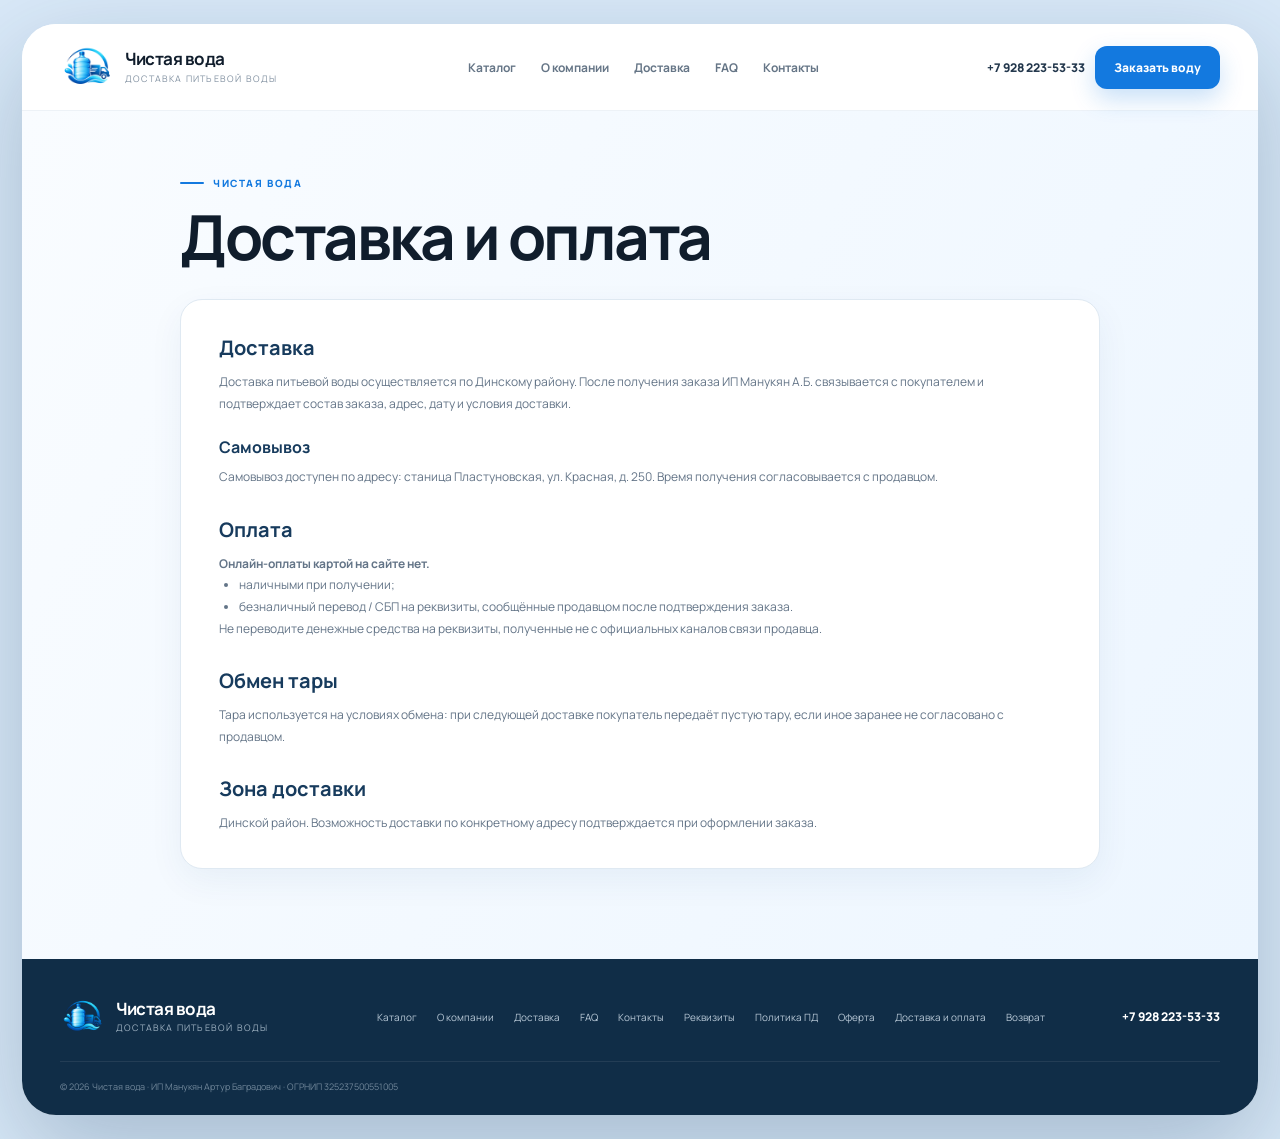
<file: delivery-payment.html>
<!doctype html><html lang="ru"><head><meta charset="utf-8"><meta name="viewport" content="width=device-width,initial-scale=1,viewport-fit=cover"><meta name="theme-color" content="#1379df"><meta name="description" content="Чистая вода — реквизиты и правовая информация."><title>Доставка и оплата — Чистая вода</title><link rel="icon" type="image/png" href="assets/icon-192.png"><link rel="canonical" href="https://xn----7sbbhku9buj1cwf.site/delivery-payment.html"><meta property="og:type" content="website"><meta property="og:locale" content="ru_RU"><meta property="og:site_name" content="Чистая вода"><meta property="og:title" content="Доставка и оплата — Чистая вода"><meta property="og:description" content="Чистая вода — реквизиты и правовая информация."><meta property="og:url" content="https://xn----7sbbhku9buj1cwf.site/delivery-payment.html"><meta property="og:image" content="https://xn----7sbbhku9buj1cwf.site/assets/bottles.webp"><link rel="apple-touch-icon" href="assets/icon-192.png"><link rel="stylesheet" href="styles.css"></head><body><div class="site-shell"><nav class="nav"><div class="container nav-inner"><a class="logo" href="index.html"><img alt="Чистая вода" height="54" src="assets/logo.png" width="54"><span class="logo-text"><b>Чистая вода</b><small>доставка питьевой воды</small></span></a><div class="nav-links"><a href="catalog.html">Каталог</a><a href="about.html">О компании</a><a href="delivery.html">Доставка</a><a href="faq.html">FAQ</a><a href="contacts.html">Контакты</a></div><div class="nav-actions"><a class="nav-phone" href="tel:+79282235333">+7 928 223-53-33</a><a class="nav-order" href="catalog.html">Заказать воду</a></div><button aria-label="Меню" class="menu-btn" type="button">☰</button></div><div class="mobile-menu" id="mobileMenu"><a href="index.html">Главная</a><a href="catalog.html">Каталог</a><a href="about.html">О компании</a><a href="delivery.html">Доставка</a><a href="faq.html">FAQ</a><a href="contacts.html">Контакты</a></div></nav><main class="legal-page"><div class="container legal-wrap"><div class="mini-line"><span></span> Чистая вода</div><h1>Доставка и оплата</h1><section class="legal-card"><h2>Доставка</h2><p>Доставка питьевой воды осуществляется по Динскому району. После получения заказа ИП Манукян А.Б. связывается с покупателем и подтверждает состав заказа, адрес, дату и условия доставки.</p><h3>Самовывоз</h3><p>Самовывоз доступен по адресу: станица Пластуновская, ул. Красная, д. 250. Время получения согласовывается с продавцом.</p><h2>Оплата</h2><p><b>Онлайн-оплаты картой на сайте нет.</b></p><ul><li>наличными при получении;</li><li>безналичный перевод / СБП на реквизиты, сообщённые продавцом после подтверждения заказа.</li></ul><p>Не переводите денежные средства на реквизиты, полученные не с официальных каналов связи продавца.</p><h2>Обмен тары</h2><p>Тара используется на условиях обмена: при следующей доставке покупатель передаёт пустую тару, если иное заранее не согласовано с продавцом.</p><h2>Зона доставки</h2><p>Динской район. Возможность доставки по конкретному адресу подтверждается при оформлении заказа.</p></section></div></main><footer><div class="container footer-inner"><a class="logo footer-logo" href="index.html"><img alt="" src="assets/logo.png"><span class="logo-text"><b>Чистая вода</b><small>доставка питьевой воды</small></span></a><div class="footer-links"><a href="catalog.html">Каталог</a><a href="about.html">О компании</a><a href="delivery.html">Доставка</a><a href="faq.html">FAQ</a><a href="contacts.html">Контакты</a><a href="requisites.html">Реквизиты</a><a href="privacy.html">Политика ПД</a><a href="offer.html">Оферта</a><a href="delivery-payment.html">Доставка и оплата</a><a href="returns.html">Возврат</a></div><a class="footer-phone" href="tel:+79282235333">+7 928 223-53-33</a></div><div class="container copyright">© 2026 Чистая вода · ИП Манукян Артур Баградович · ОГРНИП 325237500551005</div></footer></div><script>document.querySelector('.menu-btn')?.addEventListener('click',()=>document.getElementById('mobileMenu')?.classList.toggle('open'));</script></body></html>
</file>
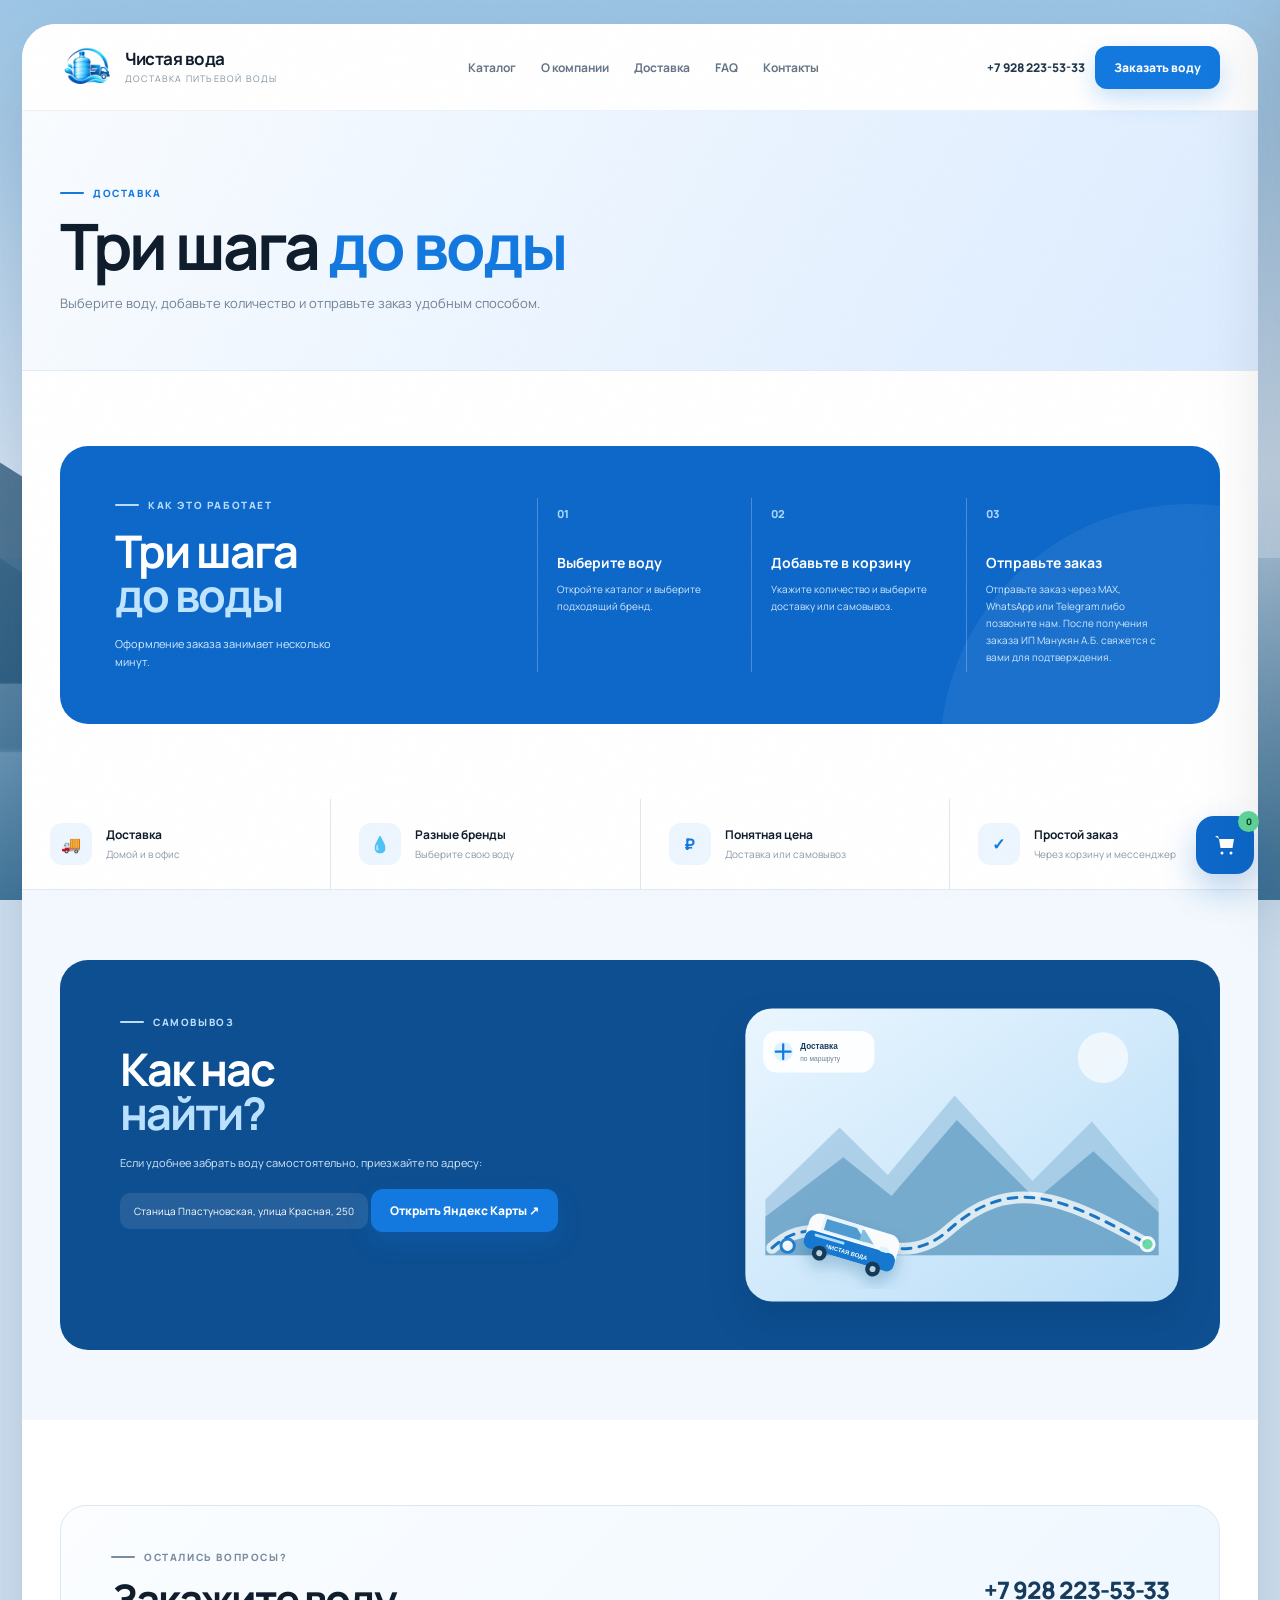
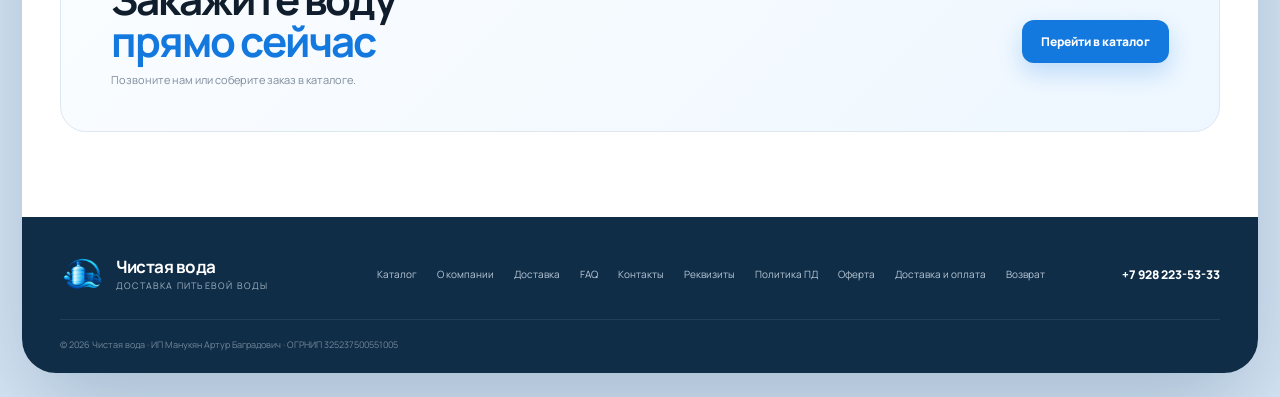
<file: delivery.html>
<!doctype html><html lang="ru"><head><meta charset="utf-8"><meta name="viewport" content="width=device-width,initial-scale=1,viewport-fit=cover"><meta name="theme-color" content="#1379df"><meta name="description" content="Доставка питьевой воды 19 литров домой и в офис."><title>Доставка воды — Чистая вода</title><link rel="icon" type="image/png" href="assets/icon-192.png"><link rel="manifest" href="manifest.json"><link rel="canonical" href="https://xn----7sbbhku9buj1cwf.site/delivery.html"><meta property="og:type" content="website"><meta property="og:locale" content="ru_RU"><meta property="og:site_name" content="Чистая вода"><meta property="og:title" content="Доставка воды — Чистая вода"><meta property="og:description" content="Доставка питьевой воды 19 литров домой и в офис."><meta property="og:url" content="https://xn----7sbbhku9buj1cwf.site/delivery.html"><meta property="og:image" content="https://xn----7sbbhku9buj1cwf.site/assets/bottles.webp"><link rel="apple-touch-icon" href="assets/icon-192.png"><link rel="stylesheet" href="styles.css"></head><body><div class="page-bg" aria-hidden="true"><div class="mountain m1"></div><div class="mountain m2"></div><div class="mountain m3"></div><div class="lake"></div></div><div class="noise" aria-hidden="true"></div><div class="site-shell"><nav class="nav">
<div class="container nav-inner">
<a class="logo" href="index.html">
<img alt="Чистая вода" height="54" src="assets/logo.png" width="54"/>
<span class="logo-text"><b>Чистая вода</b><small>доставка питьевой воды</small></span>
</a>
<div class="nav-links">
<a href="catalog.html">Каталог</a>
<a href="about.html">О компании</a>
<a href="delivery.html">Доставка</a>
<a href="faq.html">FAQ</a>
<a href="contacts.html">Контакты</a>
</div>
<div class="nav-actions">
<a class="nav-phone" href="tel:+79282235333">+7 928 223-53-33</a>
<a class="nav-order" href="catalog.html">Заказать воду</a>
</div>
<button aria-label="Меню" class="menu-btn" type="button">☰</button>
</div>
<div class="mobile-menu" id="mobileMenu">
<a href="index.html">Главная</a><a href="catalog.html">Каталог</a><a href="about.html">О компании</a><a href="delivery.html">Доставка</a><a href="faq.html">FAQ</a><a href="contacts.html">Контакты</a>
</div></nav><section class="page-title"><div class="container"><div class="mini-line"><span></span> Доставка</div><h1>Три шага <strong style="color:var(--blue)">до воды</strong></h1><p>Выберите воду, добавьте количество и отправьте заказ удобным способом.</p></div></section><section class="how" id="how">
<div class="container">
<div class="blue-panel">
<div class="how-intro"><div class="mini-line white"><span></span> Как это работает</div><h2>Три шага<br/><strong>до воды</strong></h2><p>Оформление заказа занимает несколько минут.</p></div>
<div class="steps">
<div class="step"><div class="num">01</div><h3>Выберите воду</h3><p>Откройте каталог и выберите подходящий бренд.</p></div>
<div class="step"><div class="num">02</div><h3>Добавьте в корзину</h3><p>Укажите количество и выберите доставку или самовывоз.</p></div>
<div class="step"><div class="num">03</div><h3>Отправьте заказ</h3><p>Отправьте заказ через MAX, WhatsApp или Telegram либо позвоните нам. После получения заказа ИП Манукян А.Б. свяжется с вами для подтверждения.</p></div>
</div>
</div>
</div>
</section><section aria-label="Преимущества" class="quick-benefits">
<div class="quick-card"><div class="q-icon">🚚</div><div><b>Доставка</b><span>Домой и в офис</span></div></div>
<div class="quick-card"><div class="q-icon">💧</div><div><b>Разные бренды</b><span>Выберите свою воду</span></div></div>
<div class="quick-card"><div class="q-icon">₽</div><div><b>Понятная цена</b><span>Доставка или самовывоз</span></div></div>
<div class="quick-card"><div class="q-icon">✓</div><div><b>Простой заказ</b><span>Через корзину и мессенджер</span></div></div>
</section><section class="route" id="route">
<div class="container">
<div class="route-box">
<div class="route-copy">
<div class="mini-line white"><span></span> Самовывоз</div>
<h2>Как нас<br/><strong>найти?</strong></h2>
<p>Если удобнее забрать воду самостоятельно, приезжайте по адресу:</p>
<div class="route-address">Станица Пластуновская, улица Красная, 250</div>
<a class="btn-primary" href="https://yandex.ru/maps/?text=%D0%A1%D1%82%D0%B0%D0%BD%D1%86%D0%B8%D1%8F%20%D0%9F%D0%BB%D0%B0%D1%81%D1%82%D1%83%D0%BD%D0%BE%D0%B2%D1%81%D0%BA%D0%B0%D1%8F%2C%20%D1%83%D0%BB%D0%B8%D1%86%D0%B0%20%D0%9A%D1%80%D0%B0%D1%81%D0%BD%D0%B0%D1%8F%2C%20250" rel="noopener" target="_blank">Открыть Яндекс Карты ↗</a>
</div>
<div class="route-art route-animation"><img alt="Автомобиль доставки едет по маршруту" src="assets/largus-route.svg"/></div>
</div>
</div>
</section><section class="cta">
<div class="container cta-box">
<div><div class="mini-line dark"><span></span> Остались вопросы?</div><h2>Закажите воду<br/><strong>прямо сейчас</strong></h2><p>Позвоните нам или соберите заказ в каталоге.</p></div>
<div class="cta-actions"><a class="big-phone" href="tel:+79282235333">+7 928 223-53-33</a><a class="btn-primary" href="catalog.html">Перейти в каталог</a></div>
</div>
</section><footer>
<div class="container footer-inner">
<a class="logo footer-logo" href="index.html"><img alt="" src="assets/logo.png"/><span class="logo-text"><b>Чистая вода</b><small>доставка питьевой воды</small></span></a>
<div class="footer-links"><a href="catalog.html">Каталог</a><a href="about.html">О компании</a><a href="delivery.html">Доставка</a><a href="faq.html">FAQ</a><a href="contacts.html">Контакты</a><a href="requisites.html">Реквизиты</a><a href="privacy.html">Политика ПД</a><a href="offer.html">Оферта</a><a href="delivery-payment.html">Доставка и оплата</a><a href="returns.html">Возврат</a></div>
<a class="footer-phone" href="tel:+79282235333">+7 928 223-53-33</a>
</div>
<div class="container copyright">© 2026 Чистая вода · ИП Манукян Артур Баградович · ОГРНИП 325237500551005</div>
</footer></div><button aria-label="Открыть корзину" class="cart-fab" id="cartFab">
<svg viewbox="0 0 24 24"><path d="M6 6h15l-1.5 9h-12z"></path><circle cx="9" cy="20" r="1.5"></circle><circle cx="18" cy="20" r="1.5"></circle><path d="M6 6L5 3H2"></path></svg>
<span class="fab-count" id="fabCount">0</span>
</button>
<div class="cart-backdrop" id="cartBackdrop"></div>
<div aria-label="Корзина" class="cart-panel" id="cartPanel" role="dialog">
<div class="cart-header"><h3 id="cartTitle">Ваша корзина</h3><button aria-label="Закрыть" class="cart-close-btn" id="cartClose">×</button></div>
<div class="cart-body">
<div id="cartStepProducts">
<button class="cart-clear" id="cartClear" type="button">Очистить корзину</button>
<div id="cartProducts"></div>
<div class="cart-summary"><span>Итого</span><b id="cartTotal">0 ₽</b></div>
<button class="cart-next-btn" id="cartNext" type="button">Далее →</button>
</div>
<div hidden="" id="cartStepDetails">
<button class="cart-back-btn" id="cartBack" type="button">← Назад</button>
<div class="details-total">Ваш заказ: <b id="detailsTotal">0 ₽</b></div>
<div class="order-fields">
<div class="order-field"><label for="orderName">Ваше имя</label><input autocomplete="name" id="orderName" placeholder="Как к вам обращаться" type="text"/></div>
<div class="order-field"><label for="orderAddress">Адрес доставки</label><input autocomplete="street-address" id="orderAddress" placeholder="Улица, дом, квартира" type="text"/></div>
<div class="order-field"><label for="orderDate">Дата доставки</label><input id="orderDate" type="date"/></div>
<div class="order-field"><label for="orderPayment">Способ оплаты</label><select id="orderPayment"><option value="">Выберите способ</option><option value="Наличными при получении">Наличными при получении</option><option value="Безналичный перевод / СБП">Безналичный перевод / СБП</option></select></div>
<div class="order-field order-phone-wrap"><label for="orderPhone">Номер телефона</label><input autocomplete="tel" id="orderPhone" inputmode="tel" maxlength="18" placeholder="+7 (___) ___-__-__" type="tel"/><div class="phone-hint">Формат: +7 (999) 123-45-67</div></div>
<div class="order-field"><label for="orderComment">Комментарий <span>(необязательно)</span></label><input id="orderComment" placeholder="Ваш комментарий" type="text"/></div>
<div class="legal-consents">
<label><input id="personalConsent" type="checkbox"> <span>Я согласен на обработку персональных данных и ознакомился с <a href="privacy.html" target="_blank" rel="noopener">Политикой обработки персональных данных</a>.</span></label>
<label><input id="offerConsent" type="checkbox"> <span>Я ознакомился с <a href="offer.html" target="_blank" rel="noopener">Публичной офертой</a> и условиями заказа.</span></label>
</div>
</div>
<div class="messenger-row">
<a class="msg-btn msg-max" href="#" id="maxOrder" rel="noopener" target="_blank">MAX</a>
<a class="msg-btn msg-wa" href="#" id="waOrder" rel="noopener" target="_blank">WhatsApp</a>
<a class="msg-btn msg-tg" href="#" id="tgOrder" rel="noopener" target="_blank">Telegram</a>
<a class="msg-btn msg-call" href="tel:+79282235333">Позвонить</a>
</div>
<p class="msg-note">WhatsApp и Telegram в России могут работать нестабильно. Если мессенджер не открывается, отправьте заказ через MAX или позвоните нам.</p>
</div>
</div>
</div>
<div aria-label="Быстрые действия" class="mobile-actions">
<a aria-label="Позвонить" class="call-fab" href="tel:+79282235333">☎</a>
</div>
<div class="order-success" id="orderSuccess">
<div class="success-card"><div class="success-icon">✓</div><h3>Заказ отправлен</h3><p>Открылся выбранный мессенджер с готовым сообщением. После отправки заказа можно сразу связаться с нами по телефону.</p><div class="success-actions"><a class="success-call" href="tel:+79282235333">Позвонить</a><button class="success-close" id="successClose" type="button">Вернуться на сайт</button></div></div>
</div>
<div aria-hidden="true" class="splash" id="splash"><div class="splash-inner"><img alt="" class="splash-logo" src="assets/logo.png"/><b>Чистая вода</b><span>доставка 19 л</span></div></div><div id="toast" role="alert"></div><script src="app.js"></script></body></html>
</file>
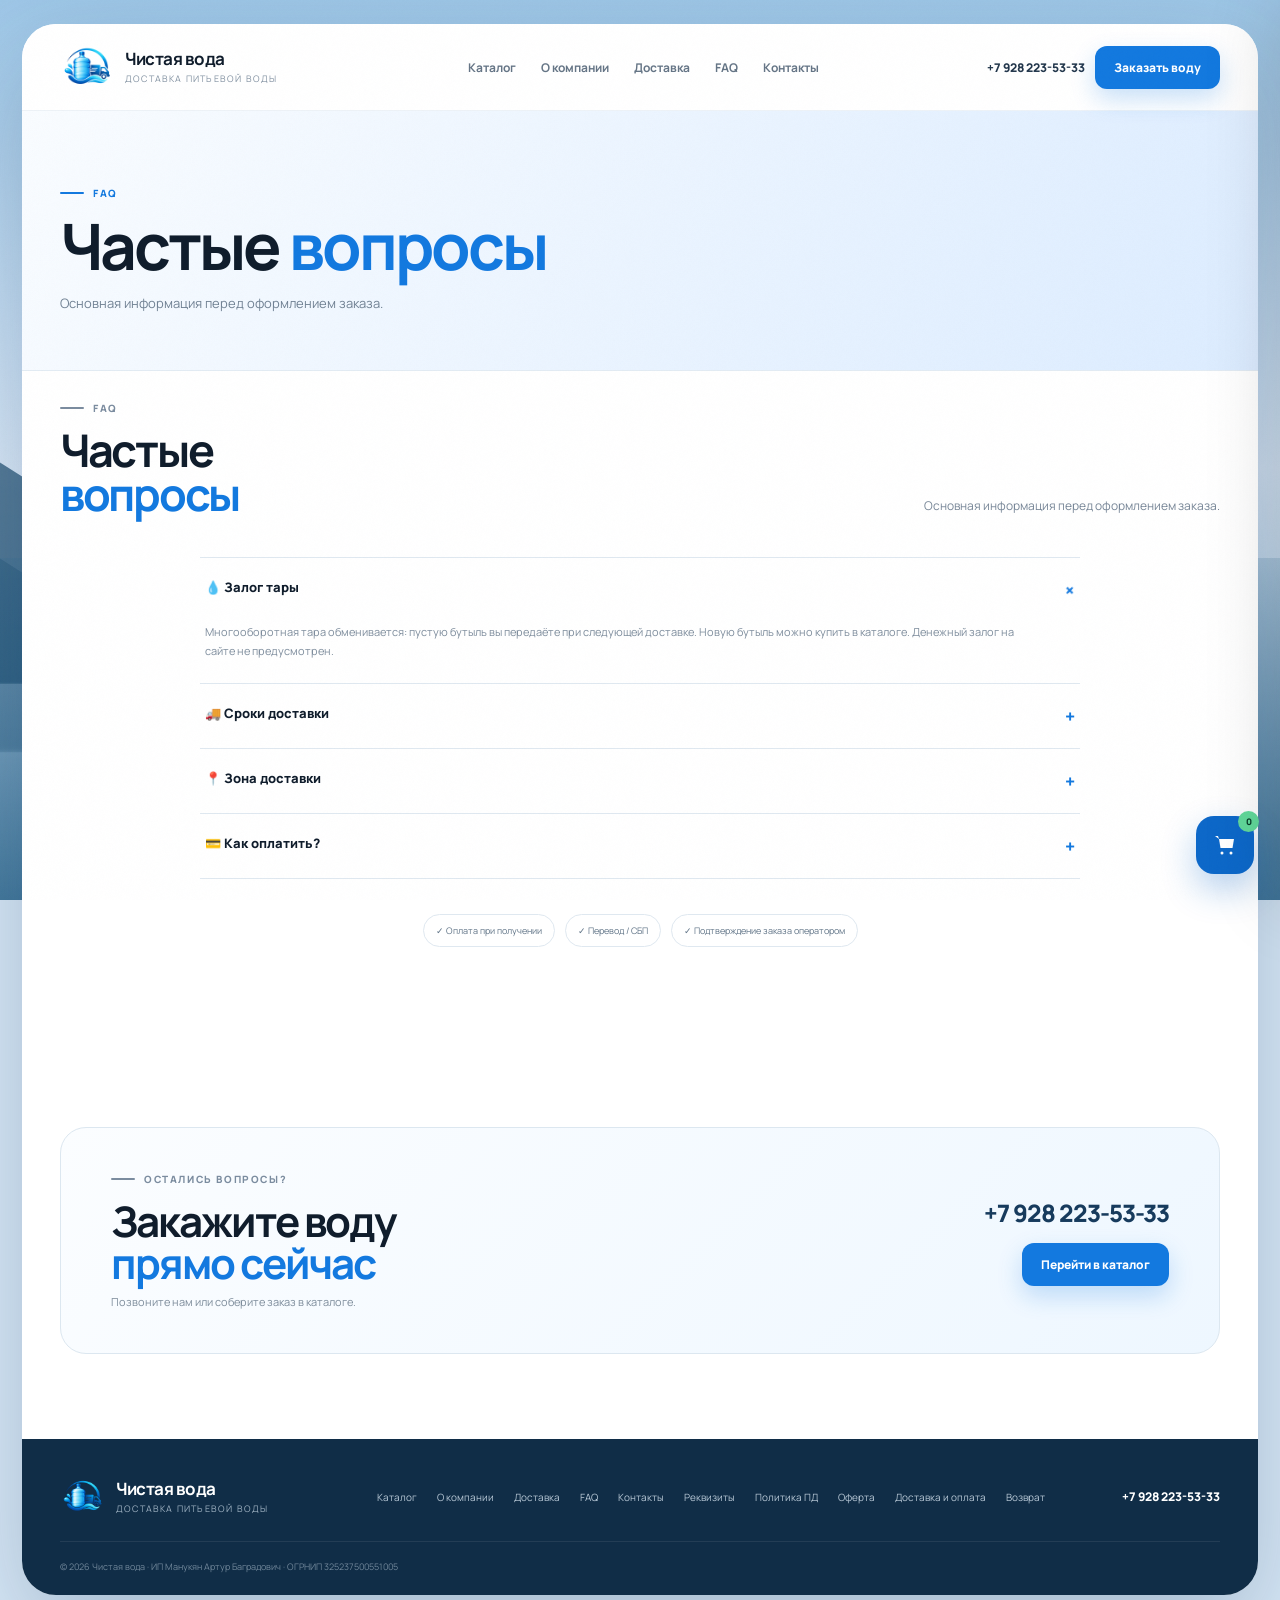
<file: faq.html>
<!doctype html><html lang="ru"><head><meta charset="utf-8"><meta name="viewport" content="width=device-width,initial-scale=1,viewport-fit=cover"><meta name="theme-color" content="#1379df"><meta name="description" content="Доставка питьевой воды 19 литров домой и в офис."><title>FAQ — Чистая вода</title><link rel="icon" type="image/png" href="assets/icon-192.png"><link rel="manifest" href="manifest.json"><link rel="canonical" href="https://xn----7sbbhku9buj1cwf.site/faq.html"><meta property="og:type" content="website"><meta property="og:locale" content="ru_RU"><meta property="og:site_name" content="Чистая вода"><meta property="og:title" content="FAQ — Чистая вода"><meta property="og:description" content="Доставка питьевой воды 19 литров домой и в офис."><meta property="og:url" content="https://xn----7sbbhku9buj1cwf.site/faq.html"><meta property="og:image" content="https://xn----7sbbhku9buj1cwf.site/assets/bottles.webp"><link rel="apple-touch-icon" href="assets/icon-192.png"><link rel="stylesheet" href="styles.css"></head><body><div class="page-bg" aria-hidden="true"><div class="mountain m1"></div><div class="mountain m2"></div><div class="mountain m3"></div><div class="lake"></div></div><div class="noise" aria-hidden="true"></div><div class="site-shell"><nav class="nav">
<div class="container nav-inner">
<a class="logo" href="index.html">
<img alt="Чистая вода" height="54" src="assets/logo.png" width="54"/>
<span class="logo-text"><b>Чистая вода</b><small>доставка питьевой воды</small></span>
</a>
<div class="nav-links">
<a href="catalog.html">Каталог</a>
<a href="about.html">О компании</a>
<a href="delivery.html">Доставка</a>
<a href="faq.html">FAQ</a>
<a href="contacts.html">Контакты</a>
</div>
<div class="nav-actions">
<a class="nav-phone" href="tel:+79282235333">+7 928 223-53-33</a>
<a class="nav-order" href="catalog.html">Заказать воду</a>
</div>
<button aria-label="Меню" class="menu-btn" type="button">☰</button>
</div>
<div class="mobile-menu" id="mobileMenu">
<a href="index.html">Главная</a><a href="catalog.html">Каталог</a><a href="about.html">О компании</a><a href="delivery.html">Доставка</a><a href="faq.html">FAQ</a><a href="contacts.html">Контакты</a>
</div></nav><section class="page-title"><div class="container"><div class="mini-line"><span></span> FAQ</div><h1>Частые <strong style="color:var(--blue)">вопросы</strong></h1><p>Основная информация перед оформлением заказа.</p></div></section><section class="faq" id="faq">
<div class="container">
<div class="section-head"><div><div class="mini-line dark"><span></span> FAQ</div><h2>Частые<br/><strong>вопросы</strong></h2></div><p>Основная информация перед оформлением заказа.</p></div>
<div class="faq-grid">
<details class="faq-item" open=""><summary>💧 Залог тары <span>+</span></summary><p>Многооборотная тара обменивается: пустую бутыль вы передаёте при следующей доставке. Новую бутыль можно купить в каталоге. Денежный залог на сайте не предусмотрен.</p></details>
<details class="faq-item"><summary>🚚 Сроки доставки <span>+</span></summary><p>Дату и время доставки согласует оператор при подтверждении заказа.</p></details>
<details class="faq-item"><summary>📍 Зона доставки <span>+</span></summary><p>Доставляем по Динскому району. Возможность доставки по вашему адресу подтверждает оператор.</p></details>
<details class="faq-item"><summary>💳 Как оплатить? <span>+</span></summary><p>Наличными при получении или безналичным переводом / СБП на реквизиты, которые сообщит продавец после подтверждения заказа. Онлайн-оплаты картой на сайте нет.</p></details>
</div>
<div class="trust-row"><span>✓ Оплата при получении</span><span>✓ Перевод / СБП</span><span>✓ Подтверждение заказа оператором</span></div>
</div>
</section><section class="cta">
<div class="container cta-box">
<div><div class="mini-line dark"><span></span> Остались вопросы?</div><h2>Закажите воду<br/><strong>прямо сейчас</strong></h2><p>Позвоните нам или соберите заказ в каталоге.</p></div>
<div class="cta-actions"><a class="big-phone" href="tel:+79282235333">+7 928 223-53-33</a><a class="btn-primary" href="catalog.html">Перейти в каталог</a></div>
</div>
</section><footer>
<div class="container footer-inner">
<a class="logo footer-logo" href="index.html"><img alt="" src="assets/logo.png"/><span class="logo-text"><b>Чистая вода</b><small>доставка питьевой воды</small></span></a>
<div class="footer-links"><a href="catalog.html">Каталог</a><a href="about.html">О компании</a><a href="delivery.html">Доставка</a><a href="faq.html">FAQ</a><a href="contacts.html">Контакты</a><a href="requisites.html">Реквизиты</a><a href="privacy.html">Политика ПД</a><a href="offer.html">Оферта</a><a href="delivery-payment.html">Доставка и оплата</a><a href="returns.html">Возврат</a></div>
<a class="footer-phone" href="tel:+79282235333">+7 928 223-53-33</a>
</div>
<div class="container copyright">© 2026 Чистая вода · ИП Манукян Артур Баградович · ОГРНИП 325237500551005</div>
</footer></div><button aria-label="Открыть корзину" class="cart-fab" id="cartFab">
<svg viewbox="0 0 24 24"><path d="M6 6h15l-1.5 9h-12z"></path><circle cx="9" cy="20" r="1.5"></circle><circle cx="18" cy="20" r="1.5"></circle><path d="M6 6L5 3H2"></path></svg>
<span class="fab-count" id="fabCount">0</span>
</button>
<div class="cart-backdrop" id="cartBackdrop"></div>
<div aria-label="Корзина" class="cart-panel" id="cartPanel" role="dialog">
<div class="cart-header"><h3 id="cartTitle">Ваша корзина</h3><button aria-label="Закрыть" class="cart-close-btn" id="cartClose">×</button></div>
<div class="cart-body">
<div id="cartStepProducts">
<button class="cart-clear" id="cartClear" type="button">Очистить корзину</button>
<div id="cartProducts"></div>
<div class="cart-summary"><span>Итого</span><b id="cartTotal">0 ₽</b></div>
<button class="cart-next-btn" id="cartNext" type="button">Далее →</button>
</div>
<div hidden="" id="cartStepDetails">
<button class="cart-back-btn" id="cartBack" type="button">← Назад</button>
<div class="details-total">Ваш заказ: <b id="detailsTotal">0 ₽</b></div>
<div class="order-fields">
<div class="order-field"><label for="orderName">Ваше имя</label><input autocomplete="name" id="orderName" placeholder="Как к вам обращаться" type="text"/></div>
<div class="order-field"><label for="orderAddress">Адрес доставки</label><input autocomplete="street-address" id="orderAddress" placeholder="Улица, дом, квартира" type="text"/></div>
<div class="order-field"><label for="orderDate">Дата доставки</label><input id="orderDate" type="date"/></div>
<div class="order-field"><label for="orderPayment">Способ оплаты</label><select id="orderPayment"><option value="">Выберите способ</option><option value="Наличными при получении">Наличными при получении</option><option value="Безналичный перевод / СБП">Безналичный перевод / СБП</option></select></div>
<div class="order-field order-phone-wrap"><label for="orderPhone">Номер телефона</label><input autocomplete="tel" id="orderPhone" inputmode="tel" maxlength="18" placeholder="+7 (___) ___-__-__" type="tel"/><div class="phone-hint">Формат: +7 (999) 123-45-67</div></div>
<div class="order-field"><label for="orderComment">Комментарий <span>(необязательно)</span></label><input id="orderComment" placeholder="Ваш комментарий" type="text"/></div>
<div class="legal-consents">
<label><input id="personalConsent" type="checkbox"> <span>Я согласен на обработку персональных данных и ознакомился с <a href="privacy.html" target="_blank" rel="noopener">Политикой обработки персональных данных</a>.</span></label>
<label><input id="offerConsent" type="checkbox"> <span>Я ознакомился с <a href="offer.html" target="_blank" rel="noopener">Публичной офертой</a> и условиями заказа.</span></label>
</div>
</div>
<div class="messenger-row">
<a class="msg-btn msg-max" href="#" id="maxOrder" rel="noopener" target="_blank">MAX</a>
<a class="msg-btn msg-wa" href="#" id="waOrder" rel="noopener" target="_blank">WhatsApp</a>
<a class="msg-btn msg-tg" href="#" id="tgOrder" rel="noopener" target="_blank">Telegram</a>
<a class="msg-btn msg-call" href="tel:+79282235333">Позвонить</a>
</div>
<p class="msg-note">WhatsApp и Telegram в России могут работать нестабильно. Если мессенджер не открывается, отправьте заказ через MAX или позвоните нам.</p>
</div>
</div>
</div>
<div aria-label="Быстрые действия" class="mobile-actions">
<a aria-label="Позвонить" class="call-fab" href="tel:+79282235333">☎</a>
</div>
<div class="order-success" id="orderSuccess">
<div class="success-card"><div class="success-icon">✓</div><h3>Заказ отправлен</h3><p>Открылся выбранный мессенджер с готовым сообщением. После отправки заказа можно сразу связаться с нами по телефону.</p><div class="success-actions"><a class="success-call" href="tel:+79282235333">Позвонить</a><button class="success-close" id="successClose" type="button">Вернуться на сайт</button></div></div>
</div>
<div aria-hidden="true" class="splash" id="splash"><div class="splash-inner"><img alt="" class="splash-logo" src="assets/logo.png"/><b>Чистая вода</b><span>доставка 19 л</span></div></div><div id="toast" role="alert"></div><script src="app.js"></script></body></html>
</file>
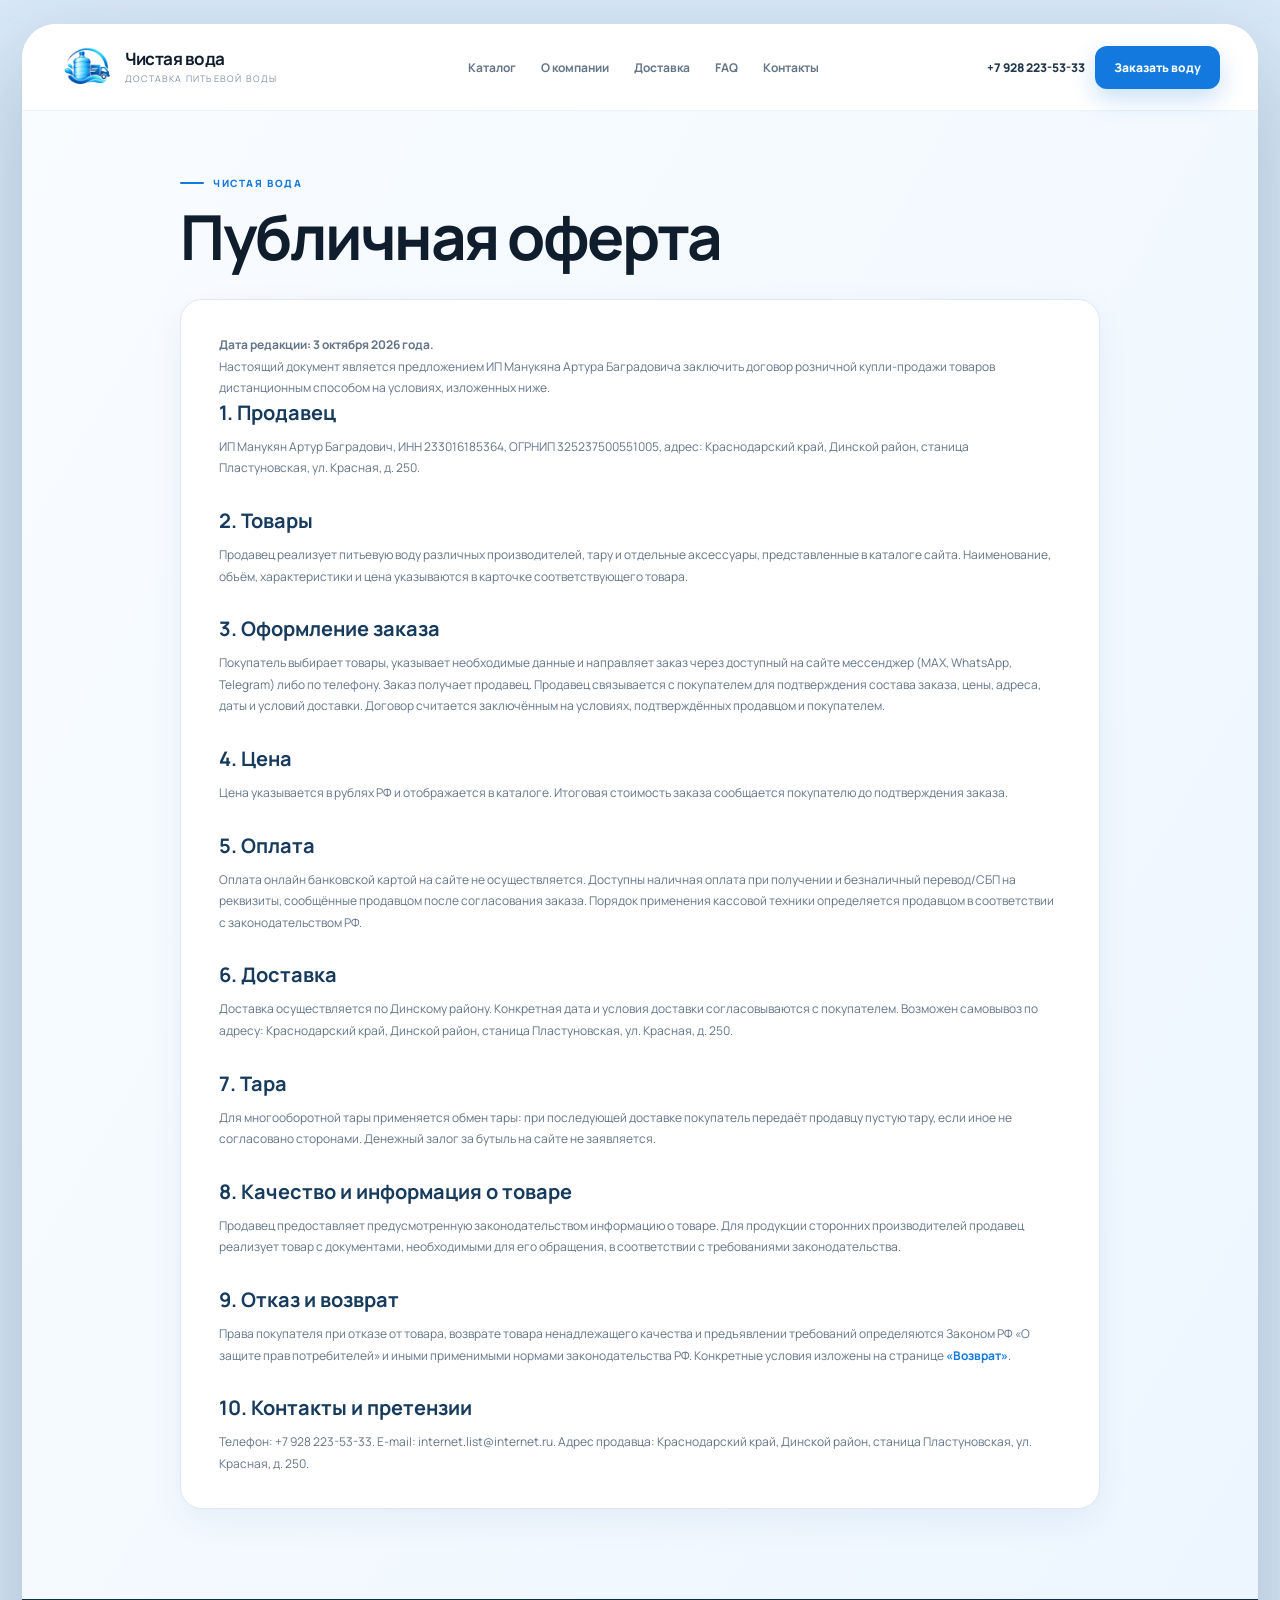
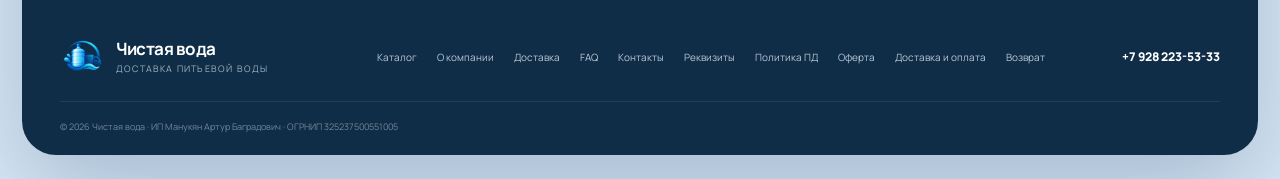
<file: offer.html>
<!doctype html><html lang="ru"><head><meta charset="utf-8"><meta name="viewport" content="width=device-width,initial-scale=1,viewport-fit=cover"><meta name="theme-color" content="#1379df"><meta name="description" content="Чистая вода — реквизиты и правовая информация."><title>Публичная оферта — Чистая вода</title><link rel="icon" type="image/png" href="assets/icon-192.png"><link rel="canonical" href="https://xn----7sbbhku9buj1cwf.site/offer.html"><meta property="og:type" content="website"><meta property="og:locale" content="ru_RU"><meta property="og:site_name" content="Чистая вода"><meta property="og:title" content="Публичная оферта — Чистая вода"><meta property="og:description" content="Чистая вода — реквизиты и правовая информация."><meta property="og:url" content="https://xn----7sbbhku9buj1cwf.site/offer.html"><meta property="og:image" content="https://xn----7sbbhku9buj1cwf.site/assets/bottles.webp"><link rel="apple-touch-icon" href="assets/icon-192.png"><link rel="stylesheet" href="styles.css"></head><body><div class="site-shell"><nav class="nav"><div class="container nav-inner"><a class="logo" href="index.html"><img alt="Чистая вода" height="54" src="assets/logo.png" width="54"><span class="logo-text"><b>Чистая вода</b><small>доставка питьевой воды</small></span></a><div class="nav-links"><a href="catalog.html">Каталог</a><a href="about.html">О компании</a><a href="delivery.html">Доставка</a><a href="faq.html">FAQ</a><a href="contacts.html">Контакты</a></div><div class="nav-actions"><a class="nav-phone" href="tel:+79282235333">+7 928 223-53-33</a><a class="nav-order" href="catalog.html">Заказать воду</a></div><button aria-label="Меню" class="menu-btn" type="button">☰</button></div><div class="mobile-menu" id="mobileMenu"><a href="index.html">Главная</a><a href="catalog.html">Каталог</a><a href="about.html">О компании</a><a href="delivery.html">Доставка</a><a href="faq.html">FAQ</a><a href="contacts.html">Контакты</a></div></nav><main class="legal-page"><div class="container legal-wrap"><div class="mini-line"><span></span> Чистая вода</div><h1>Публичная оферта</h1><section class="legal-card"><p><b>Дата редакции: 3 октября 2026 года.</b></p><p>Настоящий документ является предложением ИП Манукяна Артура Баградовича заключить договор розничной купли-продажи товаров дистанционным способом на условиях, изложенных ниже.</p><h2>1. Продавец</h2><p>ИП Манукян Артур Баградович, ИНН 233016185364, ОГРНИП 325237500551005, адрес: Краснодарский край, Динской район, станица Пластуновская, ул. Красная, д. 250.</p><h2>2. Товары</h2><p>Продавец реализует питьевую воду различных производителей, тару и отдельные аксессуары, представленные в каталоге сайта. Наименование, объём, характеристики и цена указываются в карточке соответствующего товара.</p><h2>3. Оформление заказа</h2><p>Покупатель выбирает товары, указывает необходимые данные и направляет заказ через доступный на сайте мессенджер (MAX, WhatsApp, Telegram) либо по телефону. Заказ получает продавец. Продавец связывается с покупателем для подтверждения состава заказа, цены, адреса, даты и условий доставки. Договор считается заключённым на условиях, подтверждённых продавцом и покупателем.</p><h2>4. Цена</h2><p>Цена указывается в рублях РФ и отображается в каталоге. Итоговая стоимость заказа сообщается покупателю до подтверждения заказа.</p><h2>5. Оплата</h2><p>Оплата онлайн банковской картой на сайте не осуществляется. Доступны наличная оплата при получении и безналичный перевод/СБП на реквизиты, сообщённые продавцом после согласования заказа. Порядок применения кассовой техники определяется продавцом в соответствии с законодательством РФ.</p><h2>6. Доставка</h2><p>Доставка осуществляется по Динскому району. Конкретная дата и условия доставки согласовываются с покупателем. Возможен самовывоз по адресу: Краснодарский край, Динской район, станица Пластуновская, ул. Красная, д. 250.</p><h2>7. Тара</h2><p>Для многооборотной тары применяется обмен тары: при последующей доставке покупатель передаёт продавцу пустую тару, если иное не согласовано сторонами. Денежный залог за бутыль на сайте не заявляется.</p><h2>8. Качество и информация о товаре</h2><p>Продавец предоставляет предусмотренную законодательством информацию о товаре. Для продукции сторонних производителей продавец реализует товар с документами, необходимыми для его обращения, в соответствии с требованиями законодательства.</p><h2>9. Отказ и возврат</h2><p>Права покупателя при отказе от товара, возврате товара ненадлежащего качества и предъявлении требований определяются Законом РФ «О защите прав потребителей» и иными применимыми нормами законодательства РФ. Конкретные условия изложены на странице <a href="returns.html">«Возврат»</a>.</p><h2>10. Контакты и претензии</h2><p>Телефон: +7 928 223-53-33. E-mail: internet.list@internet.ru. Адрес продавца: Краснодарский край, Динской район, станица Пластуновская, ул. Красная, д. 250.</p></section></div></main><footer><div class="container footer-inner"><a class="logo footer-logo" href="index.html"><img alt="" src="assets/logo.png"><span class="logo-text"><b>Чистая вода</b><small>доставка питьевой воды</small></span></a><div class="footer-links"><a href="catalog.html">Каталог</a><a href="about.html">О компании</a><a href="delivery.html">Доставка</a><a href="faq.html">FAQ</a><a href="contacts.html">Контакты</a><a href="requisites.html">Реквизиты</a><a href="privacy.html">Политика ПД</a><a href="offer.html">Оферта</a><a href="delivery-payment.html">Доставка и оплата</a><a href="returns.html">Возврат</a></div><a class="footer-phone" href="tel:+79282235333">+7 928 223-53-33</a></div><div class="container copyright">© 2026 Чистая вода · ИП Манукян Артур Баградович · ОГРНИП 325237500551005</div></footer></div><script>document.querySelector('.menu-btn')?.addEventListener('click',()=>document.getElementById('mobileMenu')?.classList.toggle('open'));</script></body></html>
</file>
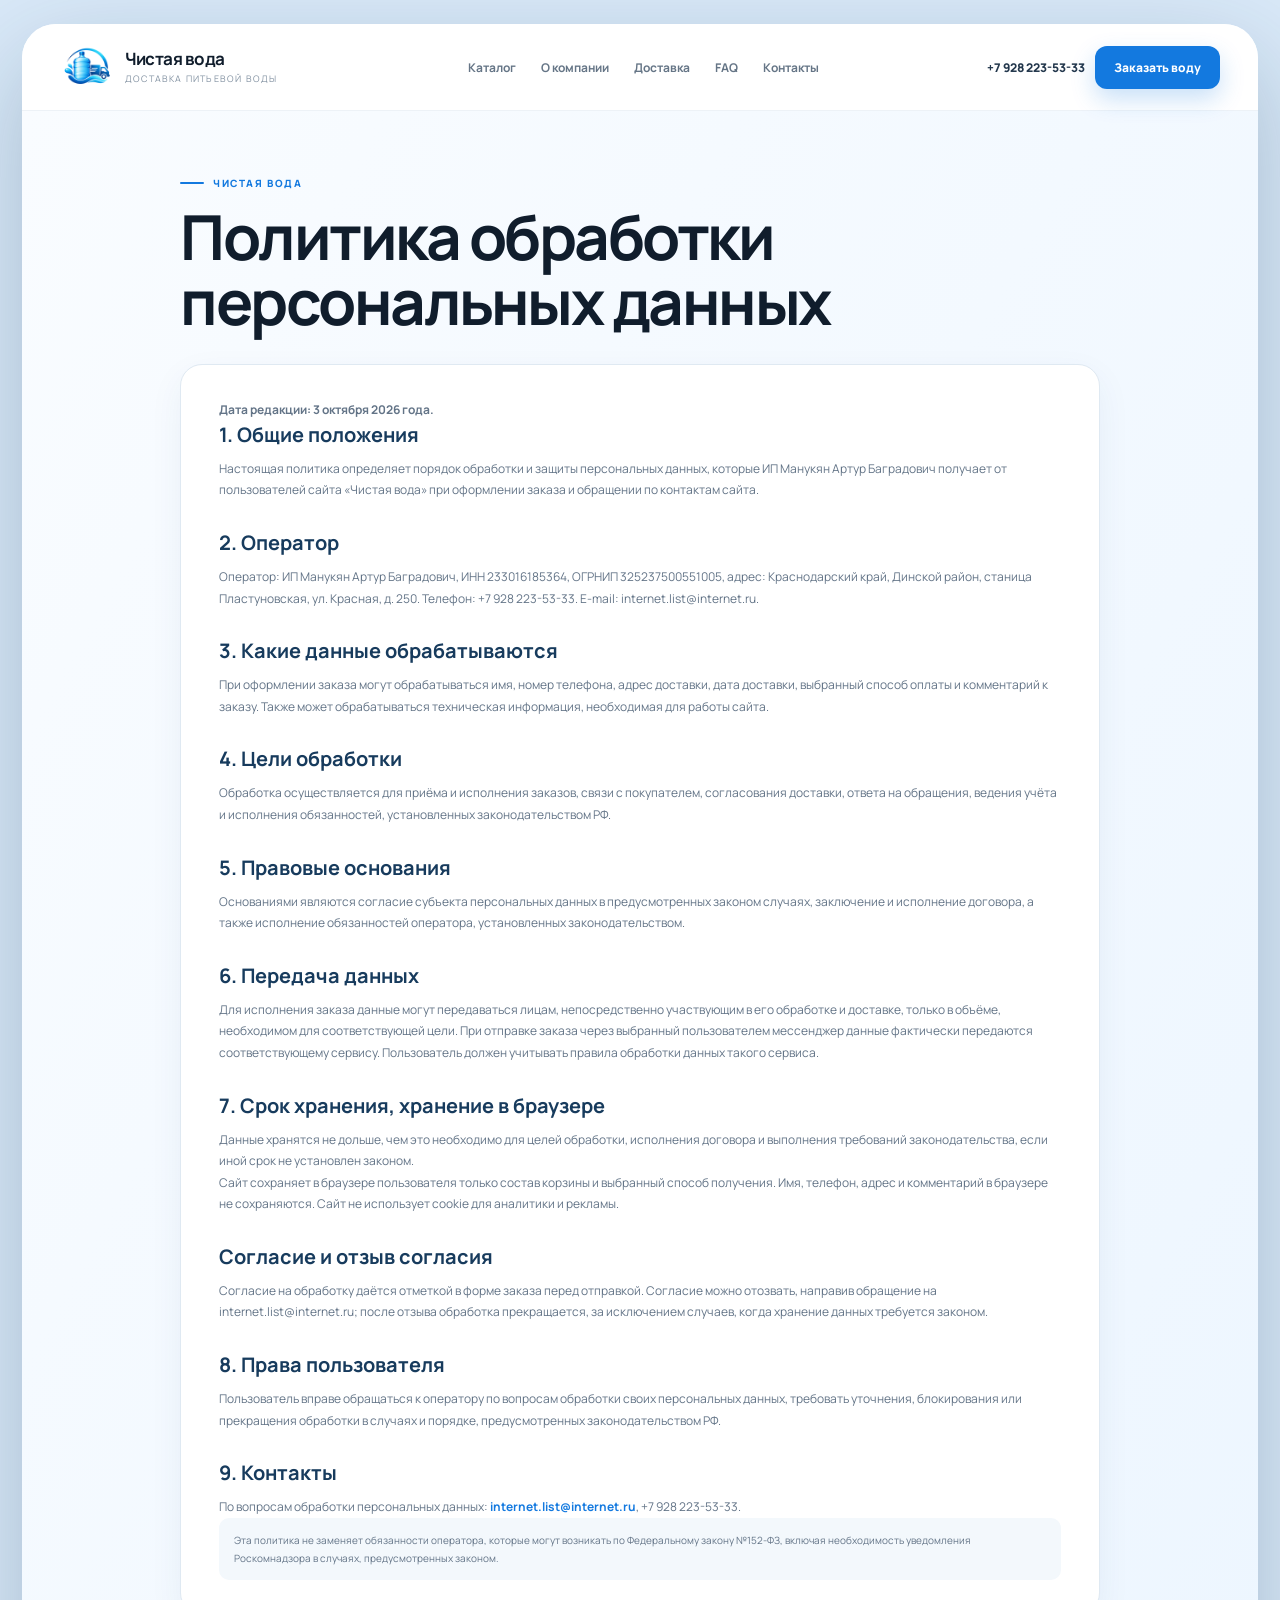
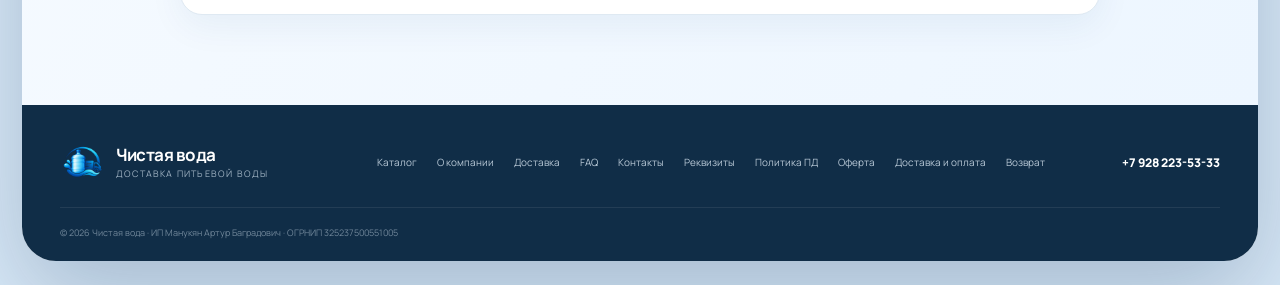
<file: privacy.html>
<!doctype html><html lang="ru"><head><meta charset="utf-8"><meta name="viewport" content="width=device-width,initial-scale=1,viewport-fit=cover"><meta name="theme-color" content="#1379df"><meta name="description" content="Чистая вода — реквизиты и правовая информация."><title>Политика обработки персональных данных — Чистая вода</title><link rel="icon" type="image/png" href="assets/icon-192.png"><link rel="canonical" href="https://xn----7sbbhku9buj1cwf.site/privacy.html"><meta property="og:type" content="website"><meta property="og:locale" content="ru_RU"><meta property="og:site_name" content="Чистая вода"><meta property="og:title" content="Политика обработки персональных данных — Чистая вода"><meta property="og:description" content="Чистая вода — реквизиты и правовая информация."><meta property="og:url" content="https://xn----7sbbhku9buj1cwf.site/privacy.html"><meta property="og:image" content="https://xn----7sbbhku9buj1cwf.site/assets/bottles.webp"><link rel="apple-touch-icon" href="assets/icon-192.png"><link rel="stylesheet" href="styles.css"></head><body><div class="site-shell"><nav class="nav"><div class="container nav-inner"><a class="logo" href="index.html"><img alt="Чистая вода" height="54" src="assets/logo.png" width="54"><span class="logo-text"><b>Чистая вода</b><small>доставка питьевой воды</small></span></a><div class="nav-links"><a href="catalog.html">Каталог</a><a href="about.html">О компании</a><a href="delivery.html">Доставка</a><a href="faq.html">FAQ</a><a href="contacts.html">Контакты</a></div><div class="nav-actions"><a class="nav-phone" href="tel:+79282235333">+7 928 223-53-33</a><a class="nav-order" href="catalog.html">Заказать воду</a></div><button aria-label="Меню" class="menu-btn" type="button">☰</button></div><div class="mobile-menu" id="mobileMenu"><a href="index.html">Главная</a><a href="catalog.html">Каталог</a><a href="about.html">О компании</a><a href="delivery.html">Доставка</a><a href="faq.html">FAQ</a><a href="contacts.html">Контакты</a></div></nav><main class="legal-page"><div class="container legal-wrap"><div class="mini-line"><span></span> Чистая вода</div><h1>Политика обработки персональных данных</h1><section class="legal-card"><p><b>Дата редакции: 3 октября 2026 года.</b></p><h2>1. Общие положения</h2><p>Настоящая политика определяет порядок обработки и защиты персональных данных, которые ИП Манукян Артур Баградович получает от пользователей сайта «Чистая вода» при оформлении заказа и обращении по контактам сайта.</p><h2>2. Оператор</h2><p>Оператор: ИП Манукян Артур Баградович, ИНН 233016185364, ОГРНИП 325237500551005, адрес: Краснодарский край, Динской район, станица Пластуновская, ул. Красная, д. 250. Телефон: +7 928 223-53-33. E-mail: internet.list@internet.ru.</p><h2>3. Какие данные обрабатываются</h2><p>При оформлении заказа могут обрабатываться имя, номер телефона, адрес доставки, дата доставки, выбранный способ оплаты и комментарий к заказу. Также может обрабатываться техническая информация, необходимая для работы сайта.</p><h2>4. Цели обработки</h2><p>Обработка осуществляется для приёма и исполнения заказов, связи с покупателем, согласования доставки, ответа на обращения, ведения учёта и исполнения обязанностей, установленных законодательством РФ.</p><h2>5. Правовые основания</h2><p>Основаниями являются согласие субъекта персональных данных в предусмотренных законом случаях, заключение и исполнение договора, а также исполнение обязанностей оператора, установленных законодательством.</p><h2>6. Передача данных</h2><p>Для исполнения заказа данные могут передаваться лицам, непосредственно участвующим в его обработке и доставке, только в объёме, необходимом для соответствующей цели. При отправке заказа через выбранный пользователем мессенджер данные фактически передаются соответствующему сервису. Пользователь должен учитывать правила обработки данных такого сервиса.</p><h2>7. Срок хранения, хранение в браузере</h2><p>Данные хранятся не дольше, чем это необходимо для целей обработки, исполнения договора и выполнения требований законодательства, если иной срок не установлен законом.</p><p>Сайт сохраняет в браузере пользователя только состав корзины и выбранный способ получения. Имя, телефон, адрес и комментарий в браузере не сохраняются. Сайт не использует cookie для аналитики и рекламы.</p><h2>Согласие и отзыв согласия</h2><p>Согласие на обработку даётся отметкой в форме заказа перед отправкой. Согласие можно отозвать, направив обращение на internet.list@internet.ru; после отзыва обработка прекращается, за исключением случаев, когда хранение данных требуется законом.</p><h2>8. Права пользователя</h2><p>Пользователь вправе обращаться к оператору по вопросам обработки своих персональных данных, требовать уточнения, блокирования или прекращения обработки в случаях и порядке, предусмотренных законодательством РФ.</p><h2>9. Контакты</h2><p>По вопросам обработки персональных данных: <a href="mailto:internet.list@internet.ru">internet.list@internet.ru</a>, +7 928 223-53-33.</p><p class="legal-note">Эта политика не заменяет обязанности оператора, которые могут возникать по Федеральному закону №152-ФЗ, включая необходимость уведомления Роскомнадзора в случаях, предусмотренных законом.</p></section></div></main><footer><div class="container footer-inner"><a class="logo footer-logo" href="index.html"><img alt="" src="assets/logo.png"><span class="logo-text"><b>Чистая вода</b><small>доставка питьевой воды</small></span></a><div class="footer-links"><a href="catalog.html">Каталог</a><a href="about.html">О компании</a><a href="delivery.html">Доставка</a><a href="faq.html">FAQ</a><a href="contacts.html">Контакты</a><a href="requisites.html">Реквизиты</a><a href="privacy.html">Политика ПД</a><a href="offer.html">Оферта</a><a href="delivery-payment.html">Доставка и оплата</a><a href="returns.html">Возврат</a></div><a class="footer-phone" href="tel:+79282235333">+7 928 223-53-33</a></div><div class="container copyright">© 2026 Чистая вода · ИП Манукян Артур Баградович · ОГРНИП 325237500551005</div></footer></div><script>document.querySelector('.menu-btn')?.addEventListener('click',()=>document.getElementById('mobileMenu')?.classList.toggle('open'));</script></body></html>
</file>
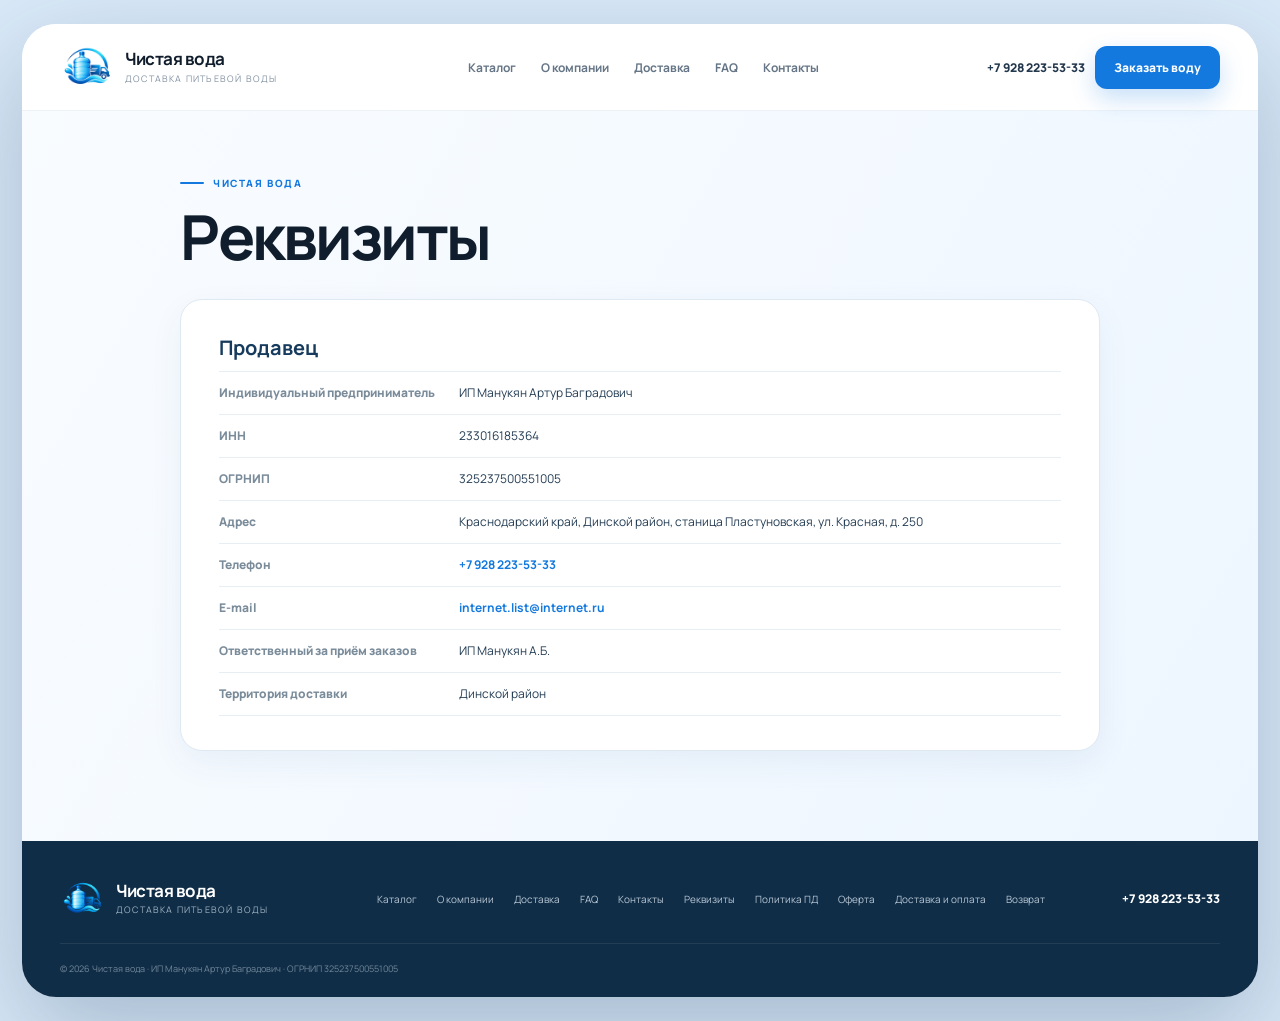
<file: requisites.html>
<!doctype html><html lang="ru"><head><meta charset="utf-8"><meta name="viewport" content="width=device-width,initial-scale=1,viewport-fit=cover"><meta name="theme-color" content="#1379df"><meta name="description" content="Чистая вода — реквизиты и правовая информация."><title>Реквизиты — Чистая вода</title><link rel="icon" type="image/png" href="assets/icon-192.png"><link rel="canonical" href="https://xn----7sbbhku9buj1cwf.site/requisites.html"><meta property="og:type" content="website"><meta property="og:locale" content="ru_RU"><meta property="og:site_name" content="Чистая вода"><meta property="og:title" content="Реквизиты — Чистая вода"><meta property="og:description" content="Чистая вода — реквизиты и правовая информация."><meta property="og:url" content="https://xn----7sbbhku9buj1cwf.site/requisites.html"><meta property="og:image" content="https://xn----7sbbhku9buj1cwf.site/assets/bottles.webp"><link rel="apple-touch-icon" href="assets/icon-192.png"><link rel="stylesheet" href="styles.css"></head><body><div class="site-shell"><nav class="nav"><div class="container nav-inner"><a class="logo" href="index.html"><img alt="Чистая вода" height="54" src="assets/logo.png" width="54"><span class="logo-text"><b>Чистая вода</b><small>доставка питьевой воды</small></span></a><div class="nav-links"><a href="catalog.html">Каталог</a><a href="about.html">О компании</a><a href="delivery.html">Доставка</a><a href="faq.html">FAQ</a><a href="contacts.html">Контакты</a></div><div class="nav-actions"><a class="nav-phone" href="tel:+79282235333">+7 928 223-53-33</a><a class="nav-order" href="catalog.html">Заказать воду</a></div><button aria-label="Меню" class="menu-btn" type="button">☰</button></div><div class="mobile-menu" id="mobileMenu"><a href="index.html">Главная</a><a href="catalog.html">Каталог</a><a href="about.html">О компании</a><a href="delivery.html">Доставка</a><a href="faq.html">FAQ</a><a href="contacts.html">Контакты</a></div></nav><main class="legal-page"><div class="container legal-wrap"><div class="mini-line"><span></span> Чистая вода</div><h1>Реквизиты</h1><section class="legal-card"><h2>Продавец</h2><dl class="requisites"><dt>Индивидуальный предприниматель</dt><dd>ИП Манукян Артур Баградович</dd><dt>ИНН</dt><dd>233016185364</dd><dt>ОГРНИП</dt><dd>325237500551005</dd><dt>Адрес</dt><dd>Краснодарский край, Динской район, станица Пластуновская, ул. Красная, д. 250</dd><dt>Телефон</dt><dd><a href="tel:+79282235333">+7 928 223-53-33</a></dd><dt>E-mail</dt><dd><a href="mailto:internet.list@internet.ru">internet.list@internet.ru</a></dd><dt>Ответственный за приём заказов</dt><dd>ИП Манукян А.Б.</dd><dt>Территория доставки</dt><dd>Динской район</dd></dl></section></div></main><footer><div class="container footer-inner"><a class="logo footer-logo" href="index.html"><img alt="" src="assets/logo.png"><span class="logo-text"><b>Чистая вода</b><small>доставка питьевой воды</small></span></a><div class="footer-links"><a href="catalog.html">Каталог</a><a href="about.html">О компании</a><a href="delivery.html">Доставка</a><a href="faq.html">FAQ</a><a href="contacts.html">Контакты</a><a href="requisites.html">Реквизиты</a><a href="privacy.html">Политика ПД</a><a href="offer.html">Оферта</a><a href="delivery-payment.html">Доставка и оплата</a><a href="returns.html">Возврат</a></div><a class="footer-phone" href="tel:+79282235333">+7 928 223-53-33</a></div><div class="container copyright">© 2026 Чистая вода · ИП Манукян Артур Баградович · ОГРНИП 325237500551005</div></footer></div><script>document.querySelector('.menu-btn')?.addEventListener('click',()=>document.getElementById('mobileMenu')?.classList.toggle('open'));</script></body></html>
</file>
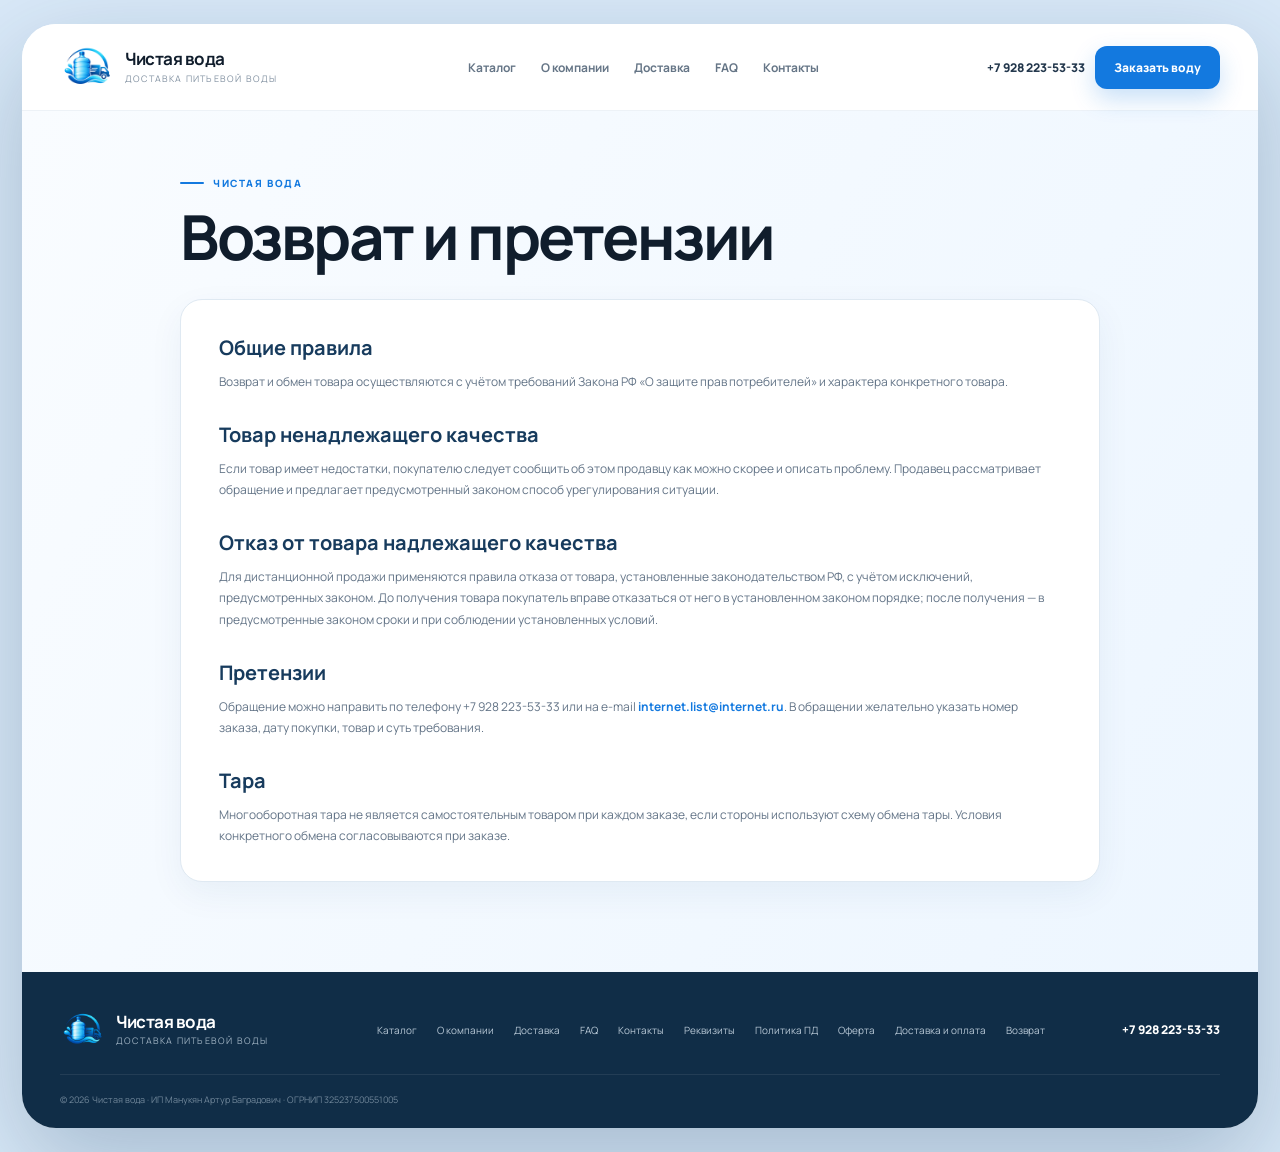
<file: returns.html>
<!doctype html><html lang="ru"><head><meta charset="utf-8"><meta name="viewport" content="width=device-width,initial-scale=1,viewport-fit=cover"><meta name="theme-color" content="#1379df"><meta name="description" content="Чистая вода — реквизиты и правовая информация."><title>Возврат и претензии — Чистая вода</title><link rel="icon" type="image/png" href="assets/icon-192.png"><link rel="canonical" href="https://xn----7sbbhku9buj1cwf.site/returns.html"><meta property="og:type" content="website"><meta property="og:locale" content="ru_RU"><meta property="og:site_name" content="Чистая вода"><meta property="og:title" content="Возврат и претензии — Чистая вода"><meta property="og:description" content="Чистая вода — реквизиты и правовая информация."><meta property="og:url" content="https://xn----7sbbhku9buj1cwf.site/returns.html"><meta property="og:image" content="https://xn----7sbbhku9buj1cwf.site/assets/bottles.webp"><link rel="apple-touch-icon" href="assets/icon-192.png"><link rel="stylesheet" href="styles.css"></head><body><div class="site-shell"><nav class="nav"><div class="container nav-inner"><a class="logo" href="index.html"><img alt="Чистая вода" height="54" src="assets/logo.png" width="54"><span class="logo-text"><b>Чистая вода</b><small>доставка питьевой воды</small></span></a><div class="nav-links"><a href="catalog.html">Каталог</a><a href="about.html">О компании</a><a href="delivery.html">Доставка</a><a href="faq.html">FAQ</a><a href="contacts.html">Контакты</a></div><div class="nav-actions"><a class="nav-phone" href="tel:+79282235333">+7 928 223-53-33</a><a class="nav-order" href="catalog.html">Заказать воду</a></div><button aria-label="Меню" class="menu-btn" type="button">☰</button></div><div class="mobile-menu" id="mobileMenu"><a href="index.html">Главная</a><a href="catalog.html">Каталог</a><a href="about.html">О компании</a><a href="delivery.html">Доставка</a><a href="faq.html">FAQ</a><a href="contacts.html">Контакты</a></div></nav><main class="legal-page"><div class="container legal-wrap"><div class="mini-line"><span></span> Чистая вода</div><h1>Возврат и претензии</h1><section class="legal-card"><h2>Общие правила</h2><p>Возврат и обмен товара осуществляются с учётом требований Закона РФ «О защите прав потребителей» и характера конкретного товара.</p><h2>Товар ненадлежащего качества</h2><p>Если товар имеет недостатки, покупателю следует сообщить об этом продавцу как можно скорее и описать проблему. Продавец рассматривает обращение и предлагает предусмотренный законом способ урегулирования ситуации.</p><h2>Отказ от товара надлежащего качества</h2><p>Для дистанционной продажи применяются правила отказа от товара, установленные законодательством РФ, с учётом исключений, предусмотренных законом. До получения товара покупатель вправе отказаться от него в установленном законом порядке; после получения — в предусмотренные законом сроки и при соблюдении установленных условий.</p><h2>Претензии</h2><p>Обращение можно направить по телефону +7 928 223-53-33 или на e-mail <a href="mailto:internet.list@internet.ru">internet.list@internet.ru</a>. В обращении желательно указать номер заказа, дату покупки, товар и суть требования.</p><h2>Тара</h2><p>Многооборотная тара не является самостоятельным товаром при каждом заказе, если стороны используют схему обмена тары. Условия конкретного обмена согласовываются при заказе.</p></section></div></main><footer><div class="container footer-inner"><a class="logo footer-logo" href="index.html"><img alt="" src="assets/logo.png"><span class="logo-text"><b>Чистая вода</b><small>доставка питьевой воды</small></span></a><div class="footer-links"><a href="catalog.html">Каталог</a><a href="about.html">О компании</a><a href="delivery.html">Доставка</a><a href="faq.html">FAQ</a><a href="contacts.html">Контакты</a><a href="requisites.html">Реквизиты</a><a href="privacy.html">Политика ПД</a><a href="offer.html">Оферта</a><a href="delivery-payment.html">Доставка и оплата</a><a href="returns.html">Возврат</a></div><a class="footer-phone" href="tel:+79282235333">+7 928 223-53-33</a></div><div class="container copyright">© 2026 Чистая вода · ИП Манукян Артур Баградович · ОГРНИП 325237500551005</div></footer></div><script>document.querySelector('.menu-btn')?.addEventListener('click',()=>document.getElementById('mobileMenu')?.classList.toggle('open'));</script></body></html>
</file>
<file: styles.css>
@import url('https://fonts.googleapis.com/css2?family=Manrope:wght@400;500;600;700;800&display=swap');
:root{--blue:#1379df;--blue2:#0c63c7;--sky:#dcecff;--ink:#101d2c;--muted:#6b7b8d;--white:#fff;--line:#dbe7f2;--bg:#eef6fd;--soft:#f7fbff;--green:#63d8a0;--shadow:0 24px 70px rgba(20,70,120,.13);--radius:28px}
*{box-sizing:border-box;margin:0;padding:0}
html{scroll-behavior:smooth}
body{font-family:Manrope,Arial,sans-serif;color:var(--ink);background:#d9e9f8;overflow-x:hidden;-webkit-font-smoothing:antialiased}
a{color:inherit;text-decoration:none}img{display:block;max-width:100%}button{font:inherit;border:0;background:none;cursor:pointer}
.container{width:min(1160px,calc(100% - 48px));margin:auto}
.page-bg{position:fixed;inset:0;z-index:-3;overflow:hidden;background:linear-gradient(180deg,#9fc8e8 0%,#dbeafa 52%,#9dc5df 100%)}
.mountain{position:absolute;left:-10%;width:120%;bottom:24%;height:48%;background:linear-gradient(145deg,transparent 0 19%,rgba(40,86,119,.75) 20% 42%,rgba(19,62,95,.9) 43% 57%,transparent 58%);clip-path:polygon(0 100%,8% 48%,16% 66%,27% 18%,37% 64%,48% 31%,57% 72%,68% 15%,78% 55%,89% 27%,100% 67%,100% 100%);filter:blur(1px)}
.m2{bottom:20%;opacity:.55;transform:scale(1.15);filter:blur(3px)}
.m3{bottom:34%;opacity:.28;transform:scale(.9) translateX(9%);filter:blur(2px)}
.lake{position:absolute;left:0;right:0;bottom:0;height:38%;background:linear-gradient(180deg,rgba(51,112,151,.18),rgba(22,82,123,.65))}
.noise{position:fixed;inset:0;z-index:100;pointer-events:none;opacity:.018;background-image:url("data:image/svg+xml,%3Csvg xmlns='http://www.w3.org/2000/svg' width='180' height='180'%3E%3Cfilter id='n'%3E%3CfeTurbulence baseFrequency='.9' numOctaves='4' stitchTiles='stitch'/%3E%3C/filter%3E%3Crect width='100%25' height='100%25' filter='url(%23n)'/%3E%3C/svg%3E")}
.site-shell{width:min(1280px,calc(100% - 44px));margin:24px auto;background:#fff;border-radius:34px;overflow:hidden;box-shadow:0 35px 100px rgba(12,49,82,.25)}
.nav{background:#fff;border-bottom:1px solid #edf2f7;position:relative;z-index:10}
.nav-inner{height:86px;display:flex;align-items:center;gap:30px}
.logo{display:flex;align-items:center;gap:11px;min-width:240px}.logo img{width:54px;height:54px;object-fit:contain}.logo-text{display:flex;flex-direction:column;line-height:1.1}.logo-text b{font-size:17px;letter-spacing:-.5px}.logo-text small{font-size:9px;color:#8392a2;text-transform:uppercase;letter-spacing:1.2px;margin-top:5px}
.nav-links{display:flex;gap:25px;align-items:center;flex:1;justify-content:center}.nav-links a{font-size:12px;font-weight:700;color:#657586;transition:.2s}.nav-links a:hover{color:var(--blue)}
.nav-actions{display:flex;align-items:center;gap:10px}.nav-phone{font-size:12px;font-weight:800;color:#24384d}.nav-order,.btn-primary{background:var(--blue);color:#fff;border-radius:12px;padding:13px 19px;font-size:12px;font-weight:800;box-shadow:0 10px 25px rgba(19,121,223,.23);transition:.25s}.nav-order:hover,.btn-primary:hover{background:var(--blue2);transform:translateY(-2px)}.menu-btn{display:none;font-size:25px;color:var(--ink)}
.hero{background:linear-gradient(120deg,#f9fcff 0%,#eef6fd 54%,#d5eaff 100%);padding:0 56px}.hero-main{min-height:610px;display:grid;grid-template-columns:1fr 1fr;align-items:center}.hero-copy{padding:50px 0 50px 20px;position:relative;z-index:2}.mini-line{display:flex;align-items:center;gap:9px;color:var(--blue);font-size:10px;font-weight:800;text-transform:uppercase;letter-spacing:1.6px}.mini-line span{width:24px;height:2px;background:currentColor;border-radius:3px}.mini-line.dark{color:#7b8c9f}.mini-line.white{color:#b9dcff}.hero h1{font-size:clamp(46px,5vw,72px);line-height:.99;letter-spacing:-3.7px;margin:20px 0 23px;max-width:620px}.hero h1 strong{color:var(--blue);font-weight:800}.hero-copy>p{font-size:15px;line-height:1.75;color:#6b7b8d;max-width:500px}.hero-actions{display:flex;gap:11px;margin-top:27px}.btn-primary{display:inline-flex;align-items:center;justify-content:center}.btn-light{padding:13px 20px;border-radius:12px;border:1px solid #c9d8e8;color:#456078;font-size:12px;font-weight:800;background:#fff}.hero-note{display:flex;align-items:center;gap:12px;margin-top:27px}.note-icon{width:32px;height:32px;border-radius:50%;display:grid;place-items:center;background:#e0f6ea;color:#1a9a62;font-weight:900}.hero-note span:last-child{display:flex;flex-direction:column;gap:3px}.hero-note b{font-size:11px}.hero-note small{font-size:10px;color:#8391a0}
.hero-visual{position:relative;height:570px;display:flex;align-items:center;justify-content:center}.blue-disc{position:absolute;width:430px;height:430px;border-radius:50%;background:radial-gradient(circle at 35% 25%,#54b6ff,#1579df 58%,#0c5fb9);box-shadow:0 30px 70px rgba(13,104,199,.25)}.hero-glow{position:absolute;width:520px;height:180px;background:rgba(65,168,255,.35);filter:blur(50px);bottom:70px;border-radius:50%}.hero-bottle{position:relative;width:min(550px,92%);height:550px;object-fit:contain;filter:drop-shadow(0 35px 28px rgba(19,55,90,.2));z-index:2}.callout{position:absolute;z-index:4;background:#fff;border-radius:14px;padding:12px 16px;box-shadow:0 14px 35px rgba(20,70,120,.14);display:flex;flex-direction:column;gap:2px}.callout b{font-size:18px;color:var(--blue)}.callout span{font-size:9px;color:#8291a0}.c1{right:7%;top:20%}.c2{left:3%;bottom:19%}.bubble{position:absolute;border:5px solid rgba(255,255,255,.65);border-radius:50%;z-index:3}.b1{width:22px;height:22px;right:14%;top:27%}.b2{width:13px;height:13px;left:12%;top:28%}.b3{width:31px;height:31px;right:17%;bottom:25%}
.hero-bottom{display:grid;grid-template-columns:repeat(4,1fr);border-top:1px solid #dce7f0;padding:18px 0}.hero-bottom>div{padding:7px 20px;border-right:1px solid #dce7f0;display:flex;flex-direction:column;gap:4px}.hero-bottom>div:last-child{border:0}.hero-bottom b{font-size:19px;color:#173e61}.hero-bottom span{font-size:9px;text-transform:uppercase;letter-spacing:1px;color:#8493a1}
.quick-benefits{display:grid;grid-template-columns:repeat(4,1fr);gap:1px;background:#dce7f1;border-bottom:1px solid #e1eaf2}.quick-card{background:#fff;padding:24px 28px;display:flex;align-items:center;gap:14px}.q-icon{width:42px;height:42px;border-radius:12px;background:#edf6ff;color:var(--blue);display:grid;place-items:center;font-weight:900;font-size:16px}.quick-card b{display:block;font-size:12px}.quick-card span{display:block;font-size:10px;color:#8b99a7;margin-top:4px}
section{position:relative}.products{background:#fff;padding:92px 0 75px}.section-head{display:flex;align-items:flex-end;justify-content:space-between;gap:35px;margin-bottom:40px}.section-head h2{font-size:45px;line-height:.98;letter-spacing:-2.3px;margin-top:13px}.section-head h2 strong{color:var(--blue)}.section-head>p,.section-side>p{max-width:390px;color:#778697;font-size:12px;line-height:1.8}.section-side{display:flex;flex-direction:column;gap:17px;align-items:flex-end}.catalog-info{display:flex;align-items:center;gap:10px;flex-wrap:wrap;justify-content:flex-end}.delivery-live,.store-address{font-size:10px;font-weight:800;color:#3f586e;background:#f0f6fb;border:1px solid #e2edf5;border-radius:20px;padding:9px 13px}.delivery-live span{color:var(--blue)}.store-address{display:none}.store-address.show{display:block}
.controls{display:flex;justify-content:space-between;gap:15px;margin-bottom:25px}.switch{display:flex;gap:5px;background:#f2f6fa;padding:5px;border-radius:14px}.switch button{padding:10px 15px;border-radius:10px;color:#718192;font-size:11px;font-weight:800}.switch button.active{background:#fff;color:var(--blue);box-shadow:0 5px 16px rgba(23,66,105,.09)}.cat-switch{background:transparent;padding:0}.cat-switch button{border:1px solid #dfe8f0;background:#fff}.cat-switch button.active{border-color:#b7d7f6}
.grid{display:grid;grid-template-columns:repeat(4,1fr);gap:16px}.card{border:1px solid #e2eaf1;border-radius:20px;background:#fff;overflow:hidden;transition:.3s;position:relative}.card:hover{transform:translateY(-6px);box-shadow:0 18px 40px rgba(20,70,120,.12);border-color:#cbddeb}.photo{height:235px;background:linear-gradient(180deg,#f7fbff,#edf6fc);display:grid;place-items:center;position:relative}.photo:after{content:"";position:absolute;width:150px;height:150px;border-radius:50%;background:#d7ecff;opacity:.65}.photo img{width:86%;height:86%;object-fit:contain;position:relative;z-index:1}.card-body{padding:16px}.card-top{display:flex;align-items:center;justify-content:space-between;gap:8px}.card h3{font-size:15px;letter-spacing:-.3px}.badge{font-size:8px;font-weight:800;color:#4f7ca0;background:#eef6fc;border-radius:20px;padding:5px 8px}.badge-hit{color:#0d77d8;background:#e7f3ff}.badge-deal{color:#1a9660;background:#e6f8ef}.desc{font-size:10px;line-height:1.55;color:#8794a0;height:34px;margin-top:7px}.buy{display:flex;align-items:end;justify-content:space-between;gap:8px;margin-top:12px}.price-wrap{display:flex;flex-direction:column}.price{font-size:18px;color:#153b5d}.price-caption{font-size:8px;color:#99a5b0;margin-top:2px}.add{background:var(--blue);color:#fff;padding:9px 11px;border-radius:9px;font-size:9px;font-weight:800}.qty-step{display:flex;align-items:center;background:#edf5fb;border-radius:9px;overflow:hidden}.qty-step button{width:27px;height:30px;color:var(--blue);font-weight:900}.qty-step b{min-width:24px;text-align:center;font-size:10px}.combo{margin-top:35px;background:#f4f9fd;border-radius:22px;padding:25px 28px}.combo-head{display:flex;justify-content:space-between;gap:20px;align-items:end;margin-bottom:18px}.eyebrow{font-size:9px;color:#7190a9;text-transform:uppercase;letter-spacing:1.7px;font-weight:800}.combo h3{font-size:21px;margin-top:7px}.combo p{font-size:10px;color:#81909f;margin-top:4px}.small-link{font-size:10px;color:var(--blue);font-weight:800}.combo-list{display:grid;grid-template-columns:repeat(3,1fr);gap:12px}.combo-item{background:#fff;border:1px solid #e2eaf1;border-radius:15px;padding:10px 14px;display:flex;align-items:center;gap:12px;font-size:11px;font-weight:800}.combo-item img{width:55px;height:55px;object-fit:contain}.combo-item b{margin-left:auto;font-size:8px;color:#9aa6b2;font-weight:700}
.featured{background:#f1f7fd;padding:60px 0}.featured-box{min-height:430px;border-radius:28px;overflow:hidden;background:linear-gradient(120deg,#0c62be,#1684e7);display:grid;grid-template-columns:1.05fr .95fr;color:#fff;position:relative}.featured-box:after{content:"";position:absolute;width:520px;height:520px;border-radius:50%;right:-130px;top:-160px;background:rgba(255,255,255,.06)}.featured-copy{padding:55px 20px 55px 60px;position:relative;z-index:2}.featured-copy h2{font-size:48px;line-height:.98;letter-spacing:-2.4px;margin:18px 0}.featured-copy h2 strong{font-weight:800;color:#bce1ff}.featured-copy p{max-width:480px;font-size:12px;line-height:1.8;color:#d8ecff}.feature-points{display:flex;gap:8px;flex-wrap:wrap;margin:22px 0}.feature-points span{padding:8px 11px;border:1px solid rgba(255,255,255,.22);border-radius:20px;font-size:9px}.white-btn{background:#fff;color:#126cc8}.white-btn:hover{background:#eff7ff}.featured-visual{position:relative;display:flex;align-items:center;justify-content:center}.featured-circle{position:absolute;width:390px;height:390px;border-radius:50%;background:rgba(255,255,255,.13)}.featured-visual img{width:430px;height:430px;object-fit:contain;position:relative;z-index:1;filter:drop-shadow(0 30px 20px rgba(0,30,80,.2))}
.about{background:#fff;padding:95px 0}.about-head{margin-bottom:45px}.about-grid{display:grid;grid-template-columns:.9fr 1.1fr;gap:18px}.about-main{min-height:490px;border-radius:25px;background:#edf6fd;position:relative;padding:34px;overflow:hidden}.about-number{font-size:10px;color:var(--blue);font-weight:900}.about-main h3{font-size:35px;line-height:1.02;letter-spacing:-1.6px;margin-top:18px}.about-main p{max-width:310px;font-size:11px;line-height:1.8;color:#758698;margin-top:15px;position:relative;z-index:2}.about-water{position:absolute;right:-10px;bottom:-70px;width:420px;height:420px}.about-water img{width:100%;height:100%;object-fit:contain;filter:drop-shadow(0 22px 18px rgba(20,70,120,.15))}.about-items{display:grid;grid-template-columns:1fr 1fr;border:1px solid #e2eaf1;border-radius:25px;overflow:hidden}.about-items article{padding:31px;border-right:1px solid #e2eaf1;border-bottom:1px solid #e2eaf1;display:flex;gap:18px}.about-items article:nth-child(2n){border-right:0}.about-items article:nth-last-child(-n+2){border-bottom:0}.about-items article>span{font-size:10px;color:#8aa0b2;font-weight:800}.about-items h3{font-size:15px}.about-items p{font-size:10px;line-height:1.7;color:#82909e;margin-top:7px}
.reviews{background:#f6faff;padding:90px 0}.reviews-grid{display:grid;grid-template-columns:repeat(3,1fr);gap:15px}.review{background:#fff;border:1px solid #e1eaf2;border-radius:21px;padding:27px;min-height:210px}.review.featured-review{background:#eaf4ff;border-color:#cbe1f7}.review-stars{color:#ffb52e;letter-spacing:2px;font-size:12px}.review p{font-size:13px;line-height:1.7;margin:25px 0 20px}.review b{font-size:11px;display:block}.review>span{font-size:9px;color:#8b98a5;display:block;margin-top:4px}
.how{background:#fff;padding:75px 0}.blue-panel{background:#0d68c9;color:#fff;border-radius:28px;padding:52px 55px;display:grid;grid-template-columns:.75fr 1.25fr;gap:45px;overflow:hidden;position:relative}.blue-panel:after{content:"";position:absolute;width:500px;height:500px;border-radius:50%;right:-220px;bottom:-280px;background:rgba(255,255,255,.06)}.how-intro h2{font-size:45px;line-height:.98;letter-spacing:-2px;margin:17px 0}.how-intro h2 strong{color:#bfe4ff}.how-intro p{font-size:11px;color:#d8edff;line-height:1.7;max-width:250px}.steps{display:grid;grid-template-columns:repeat(3,1fr);gap:15px;position:relative;z-index:2}.step{padding:8px 0 0 19px;border-left:1px solid rgba(255,255,255,.25)}.num{font-size:11px;color:#a9d8ff;font-weight:800}.step h3{font-size:14px;margin-top:32px}.step p{font-size:10px;line-height:1.7;color:#d4e9fb;margin-top:9px}
.faq{background:#fff;padding:30px 0 95px}.faq-grid{max-width:880px;margin:auto;border-top:1px solid #dfe8f0}.faq-item{border-bottom:1px solid #dfe8f0;padding:0}.faq-item summary{list-style:none;cursor:pointer;padding:20px 5px;font-size:13px;font-weight:800;display:flex;justify-content:space-between}.faq-item summary::-webkit-details-marker{display:none}.faq-item summary span{color:var(--blue);font-size:18px}.faq-item[open] summary span{transform:rotate(45deg)}.faq-item p{padding:0 35px 22px 5px;font-size:11px;line-height:1.8;color:#7e8d9d}.trust-row{display:flex;justify-content:center;gap:10px;flex-wrap:wrap;margin-top:35px}.trust-row span{font-size:9px;color:#607487;border:1px solid #dfe8f0;padding:9px 12px;border-radius:20px}
.route{background:#f2f8fd;padding:70px 0}.route-box{border-radius:28px;overflow:hidden;background:#0d4f91;min-height:390px;display:grid;grid-template-columns:1fr .8fr;color:#fff;position:relative}.route-copy{padding:55px 20px 55px 60px;position:relative;z-index:2}.route-copy h2{font-size:45px;line-height:.98;letter-spacing:-2px;margin:18px 0}.route-copy h2 strong{color:#b9e1ff}.route-copy p{font-size:11px;line-height:1.8;color:#d4e8fb;max-width:440px}.route-address{display:inline-block;margin:20px 0;padding:11px 14px;border-radius:10px;background:rgba(255,255,255,.1);font-size:10px}.route-art{position:relative;display:flex;align-items:center;justify-content:center}.route-ring{position:absolute;width:330px;height:330px;border-radius:50%;background:rgba(76,177,255,.25)}.route-art img{height:390px;width:310px;object-fit:contain;position:relative;z-index:2;filter:drop-shadow(0 25px 18px rgba(0,20,60,.22))}
.cta{background:#fff;padding:85px 0}.cta-box{display:flex;justify-content:space-between;align-items:center;gap:35px;border:1px solid #dce7f0;border-radius:26px;padding:44px 50px;background:linear-gradient(135deg,#fbfdff,#eef7ff)}.cta-box h2{font-size:42px;line-height:1;letter-spacing:-2px;margin-top:14px}.cta-box h2 strong{color:var(--blue)}.cta-box p{font-size:11px;color:#7d8c9b;margin-top:10px}.cta-actions{display:flex;flex-direction:column;align-items:flex-end;gap:14px}.big-phone{font-size:24px;font-weight:800;color:#173b5d;letter-spacing:-1px}
footer{background:#102d47;color:#d6e4ef;padding:35px 0 22px}.footer-inner{display:flex;align-items:center;justify-content:space-between;gap:25px}.footer-logo .logo-text b{color:#fff}.footer-logo .logo-text small{color:#9eb1c1}.footer-logo img{width:45px;height:45px}.footer-links{display:flex;gap:20px}.footer-links a{font-size:10px;color:#b8c8d6}.footer-phone{font-size:12px;font-weight:800;color:#fff}.copyright{font-size:9px;color:#71879a;border-top:1px solid rgba(255,255,255,.08);padding-top:18px;margin-top:22px}
.cart-fab{position:fixed;right:26px;bottom:26px;width:58px;height:58px;border-radius:18px;background:#0d68c9;color:#fff;z-index:60;box-shadow:0 15px 35px rgba(13,104,201,.3);display:grid;place-items:center}.cart-fab svg{width:24px;fill:currentColor}.fab-count{position:absolute;right:-5px;top:-5px;min-width:21px;height:21px;border-radius:50%;background:#61d99b;color:#083a28;display:grid;place-items:center;font-size:9px;font-weight:900}.cart-backdrop{position:fixed;inset:0;background:rgba(9,27,43,.45);z-index:70;opacity:0;pointer-events:none;transition:.25s}.cart-backdrop.open{opacity:1;pointer-events:auto}.cart-panel{position:fixed;right:0;top:0;bottom:0;width:min(460px,100%);background:#fff;z-index:80;transform:translateX(105%);transition:.35s;box-shadow:-25px 0 70px rgba(0,0,0,.16);display:flex;flex-direction:column}.cart-panel.open{transform:translateX(0)}.cart-header{padding:24px 26px;border-bottom:1px solid #e3ebf2;display:flex;justify-content:space-between;align-items:center}.cart-header h3{font-size:18px}.cart-close-btn{font-size:27px;color:#7a8b9c}.cart-body{padding:20px 26px;overflow:auto}.cart-clear,.cart-back-btn{font-size:10px;color:#7c8c9b;font-weight:800;margin-bottom:16px}.cart-product{display:flex;justify-content:space-between;gap:10px;padding:13px 0;border-bottom:1px solid #edf1f5}.cart-product-left{display:flex;gap:10px;align-items:center}.cart-product-thumb{width:55px;height:55px;object-fit:contain;background:#f2f7fb;border-radius:10px}.cart-product-main{display:flex;flex-direction:column;gap:4px}.cart-product-main b{font-size:11px}.cart-product-main span{font-size:9px;color:#8996a2}.cart-qty{display:flex;gap:8px;align-items:center}.cart-qty button{color:var(--blue);font-weight:900}.cart-product-right{text-align:right}.cart-product-right strong{font-size:11px}.cart-remove{font-size:19px;color:#a1adb8;margin-left:10px}.cart-summary{display:flex;justify-content:space-between;padding:22px 0;font-size:12px}.cart-summary b{font-size:20px;color:var(--blue)}.cart-next-btn{width:100%;padding:14px;border-radius:12px;background:var(--blue);color:#fff;font-size:12px;font-weight:800}.cart-empty{padding:35px 0;color:#9aa6b1;font-size:11px;text-align:center}.details-total{font-size:11px;padding:12px 14px;background:#edf6ff;border-radius:10px;margin-bottom:15px}.details-total b{color:var(--blue)}.order-fields{display:grid;gap:12px}.order-field{display:flex;flex-direction:column;gap:5px}.order-field label{font-size:9px;color:#728292;font-weight:800}.order-field label span{font-weight:500}.order-field input,.order-field select{border:1px solid #dbe5ee;border-radius:10px;padding:12px;font:inherit;font-size:11px;outline:none}.order-field input:focus,.order-field select:focus{border-color:#8dc1ef}.phone-hint{font-size:8px;color:#9aa7b2}.messenger-row{display:grid;grid-template-columns:repeat(3,1fr);gap:8px;margin-top:18px}.msg-btn{padding:11px;border-radius:10px;text-align:center;color:#fff;font-size:9px;font-weight:800}.msg-wa{background:#23bd6b}.msg-tg{background:#168bd0}.msg-max{background:#222b38}.mobile-actions{display:none}.order-success{position:fixed;inset:0;background:rgba(10,28,44,.6);z-index:100;display:none;place-items:center;padding:20px}.order-success.show{display:grid}.success-card{max-width:420px;background:#fff;border-radius:22px;padding:35px;text-align:center}.success-icon{width:55px;height:55px;border-radius:50%;display:grid;place-items:center;background:#e4f8ed;color:#15915a;font-size:26px;margin:auto}.success-card h3{margin-top:16px;font-size:20px}.success-card p{font-size:11px;line-height:1.7;color:#778695;margin:10px 0 20px}.success-actions{display:flex;gap:8px}.success-call,.success-close{flex:1;padding:12px;border-radius:10px;font-size:10px;font-weight:800}.success-call{background:var(--blue);color:#fff}.success-close{background:#edf3f8;color:#516579}.splash{position:fixed;inset:0;background:#fff;z-index:200;display:grid;place-items:center;transition:.5s}.splash.hide{opacity:0;visibility:hidden}.splash-inner{text-align:center;display:flex;flex-direction:column;align-items:center;gap:7px}.splash-logo{width:80px;height:80px;object-fit:contain}.splash-inner b{font-size:16px}.splash-inner span{font-size:9px;color:#8997a4;text-transform:uppercase;letter-spacing:1px}#toast{position:fixed;left:50%;bottom:28px;transform:translate(-50%,20px);background:#102d47;color:#fff;padding:11px 15px;border-radius:10px;font-size:10px;z-index:120;opacity:0;pointer-events:none;transition:.25s}#toast.show{opacity:1;transform:translate(-50%,0)}
.fly-item{position:fixed;width:48px;height:48px;border-radius:50%;background:var(--blue);z-index:110;pointer-events:none;transition:transform .7s cubic-bezier(.2,.8,.2,1),opacity .7s}.fly-item:after{content:"+";color:#fff;font-size:22px;font-weight:800;position:absolute;inset:0;display:grid;place-items:center}
@media(max-width:1050px){.nav-links{gap:15px}.nav-phone{display:none}.grid{grid-template-columns:repeat(3,1fr)}.hero{padding:0 35px}.hero h1{font-size:52px}.hero-main{min-height:560px}.hero-visual{height:520px}.blue-disc{width:360px;height:360px}.hero-bottle{height:470px}.container{width:min(100% - 38px,1160px)}}
@media(max-width:800px){.site-shell{width:100%;margin:0;border-radius:0}.nav-inner{height:72px}.nav-links,.nav-actions{display:none}.menu-btn{display:block;margin-left:auto}.logo{min-width:0}.hero{padding:0 22px}.hero-main{grid-template-columns:1fr;min-height:0}.hero-copy{padding:50px 0 10px}.hero h1{font-size:50px;letter-spacing:-2.6px}.hero-visual{height:430px}.blue-disc{width:330px;height:330px}.hero-bottle{height:400px}.c1{right:0;top:16%}.c2{left:0;bottom:12%}.hero-bottom{grid-template-columns:repeat(2,1fr)}.hero-bottom>div:nth-child(2){border-right:0}.quick-benefits{grid-template-columns:repeat(2,1fr)}.quick-card{padding:17px}.section-head{align-items:flex-start;flex-direction:column}.section-side{align-items:flex-start}.catalog-info{justify-content:flex-start}.grid{grid-template-columns:repeat(2,1fr)}.combo-list{grid-template-columns:1fr}.featured-box,.route-box,.blue-panel,.about-grid{grid-template-columns:1fr}.featured-copy,.route-copy{padding:45px 30px}.featured-visual{height:350px}.about-main{min-height:390px}.about-water{width:320px;height:320px;right:-30px}.about-items{grid-template-columns:1fr}.about-items article{border-right:0!important}.about-items article:nth-last-child(-n+2){border-bottom:1px solid #e2eaf1}.about-items article:last-child{border-bottom:0}.reviews-grid{grid-template-columns:1fr}.steps{grid-template-columns:1fr;gap:25px}.step{border-left:0;border-top:1px solid rgba(255,255,255,.25);padding:18px 0 0}.step h3{margin-top:15px}.cta-box{flex-direction:column;align-items:flex-start}.cta-actions{align-items:flex-start}.footer-inner{flex-wrap:wrap}.footer-links{order:3;width:100%}}
@media(max-width:520px){.container{width:calc(100% - 28px)}.hero{padding:0 14px}.hero h1{font-size:43px}.hero-copy>p{font-size:12px}.hero-actions{flex-direction:column;align-items:stretch}.hero-actions a{text-align:center}.hero-visual{height:350px}.blue-disc{width:275px;height:275px}.hero-bottle{height:330px}.callout{padding:9px 11px}.callout b{font-size:14px}.callout span{font-size:8px}.hero-bottom>div{padding:10px}.quick-benefits{grid-template-columns:1fr}.section-head h2{font-size:37px}.products,.about,.reviews{padding:65px 0}.controls{flex-direction:column}.grid{grid-template-columns:1fr 1fr;gap:10px}.photo{height:190px}.card-body{padding:12px}.card h3{font-size:13px}.desc{font-size:9px}.price{font-size:16px}.add{font-size:8px;padding:8px}.featured-copy h2,.route-copy h2{font-size:38px}.featured-visual img{width:330px;height:330px}.featured-circle{width:300px;height:300px}.about-main h3{font-size:29px}.blue-panel{padding:38px 25px}.how-intro h2{font-size:38px}.cta{padding:55px 0}.cta-box{padding:32px 25px}.cta-box h2{font-size:34px}.big-phone{font-size:20px}.footer-inner{align-items:flex-start;flex-direction:column}.footer-links{gap:15px}.cart-fab{right:16px;bottom:16px}.mobile-actions{display:flex;position:fixed;left:16px;bottom:16px;z-index:59;gap:9px}.mobile-actions .cart-fab{position:relative;right:auto;bottom:auto;width:52px;height:52px}.call-fab{width:52px;height:52px;border-radius:17px;background:#fff;color:var(--blue);display:grid;place-items:center;box-shadow:0 12px 30px rgba(20,70,120,.2);font-weight:900}.site-shell{overflow:visible}.nav{position:sticky;top:0}.cart-panel{width:100%}}

/* Multi-page refinement: consistent product frames */
.card{height:100%;display:flex;flex-direction:column}.photo{height:250px;min-height:250px;padding:18px;overflow:hidden}.photo img{width:100%;height:100%;max-width:180px;max-height:205px;object-fit:contain;object-position:center}.card-body{display:flex;flex-direction:column;flex:1}.card-top{min-height:38px;align-items:flex-start}.card h3{line-height:1.25;display:-webkit-box;-webkit-line-clamp:2;-webkit-box-orient:vertical;overflow:hidden;min-height:38px}.desc{min-height:32px;display:-webkit-box;-webkit-line-clamp:2;-webkit-box-orient:vertical;overflow:hidden}.buy{margin-top:auto}.page-title{background:linear-gradient(120deg,#f9fcff,#dcecff);padding:70px 0 55px;border-bottom:1px solid #e2ebf3}.page-title h1{font-size:clamp(42px,5vw,66px);letter-spacing:-3px;line-height:1;margin:14px 0}.page-title p{max-width:620px;color:#718294;line-height:1.8;font-size:13px}.page-title .mini-line{margin-top:5px}.mobile-menu{display:none}.mobile-menu.open{display:flex;position:absolute;top:72px;left:0;right:0;background:#fff;border-top:1px solid #edf2f7;box-shadow:0 18px 35px rgba(20,70,120,.14);padding:14px;flex-direction:column;gap:4px;z-index:20}.mobile-menu a{padding:13px 14px;border-radius:10px;font-size:12px;font-weight:800}.mobile-menu a:hover{background:#eef6ff;color:var(--blue)}
@media(max-width:800px){.photo{height:230px;min-height:230px}.photo img{max-width:170px;max-height:190px}}
@media(max-width:520px){.photo{height:205px;min-height:205px;padding:12px}.photo img{max-width:150px;max-height:175px}}

/* Финальная корректировка иллюстраций */
.about-main{overflow:hidden}
.about-water{right:18px;bottom:18px;width:350px;height:350px;display:flex;align-items:center;justify-content:center;pointer-events:none}
.about-water img{width:100%;height:100%;max-width:100%;max-height:100%;object-fit:contain;object-position:center;}
.route-animation{padding:22px 28px;overflow:hidden}
.route-animation img{width:100%;height:100%;max-width:100%;max-height:100%;object-fit:contain;object-position:center;filter:drop-shadow(0 18px 18px rgba(0,35,75,.16));}
@media(max-width:800px){
  .about-water{width:290px;height:290px;right:12px;bottom:12px}
  .route-animation{min-height:320px;padding:18px}
}
@media(max-width:520px){
  .about-water{width:250px;height:250px;right:50%;transform:translateX(50%);bottom:8px}
  .route-animation{min-height:260px;padding:12px}
}

/* Анимированная иллюстрация: бутыль с помпой */
.about-water{overflow:hidden!important;isolation:isolate}
.about-water img{display:block;width:100%!important;height:100%!important;max-width:100%!important;max-height:100%!important;object-fit:contain!important;object-position:center!important}
@media(max-width:800px){.about-water{width:min(100%,290px)!important;height:290px!important;right:12px!important;bottom:12px!important}}
@media(max-width:520px){.about-water{width:250px!important;height:250px!important;right:50%!important;transform:translateX(50%)!important;bottom:8px!important}}


/* CONTACTS — animated A→Б route map */
.map-route-art{min-height:390px;display:flex;align-items:center;justify-content:center;padding:12px;overflow:hidden;position:relative}
.route-map{width:100%;height:100%;max-width:620px;max-height:420px;display:block;filter:drop-shadow(0 24px 28px rgba(0,35,65,.14))}
.map-road{fill:none;stroke:#fff;stroke-width:20;stroke-linecap:round;stroke-dasharray:12 15;opacity:.8}
.map-road.thin{stroke-width:12;opacity:.52}.map-road.second{opacity:.38}
.route-base{fill:none;stroke:rgba(6,59,82,.2);stroke-width:15;stroke-linecap:round;stroke-linejoin:round}
.route-progress{fill:none;stroke:#c7ef5b;stroke-width:10;stroke-linecap:round;stroke-linejoin:round;stroke-dasharray:1;stroke-dashoffset:1;animation:drawRoute 4.8s ease-in-out infinite}
.route-point circle{fill:#073b52;stroke:#fff;stroke-width:7}.route-point text{fill:#fff;font:800 20px Manrope,Arial;text-anchor:middle}
.map-pin circle{fill:#fff;stroke:#073b52;stroke-width:4}.map-pin path{fill:#073b52}.map-label{font:800 13px Manrope,Arial;fill:#073b52;letter-spacing:.4px}
.route-car{offset-path:path("M82 320 C132 275 160 205 232 213 C302 221 302 310 370 316 C435 322 430 155 520 116");offset-distance:0%;animation:driveRoute 4.8s ease-in-out infinite;fill:#073b52;stroke:#fff;stroke-width:4}
.route-car text{font-size:18px;text-anchor:middle}
@keyframes drawRoute{0%{stroke-dashoffset:1}12%{stroke-dashoffset:1}62%,88%{stroke-dashoffset:0}100%{stroke-dashoffset:1}}
@keyframes driveRoute{0%{offset-distance:0%;opacity:0}10%{opacity:1}62%,88%{offset-distance:100%;opacity:1}100%{offset-distance:100%;opacity:0}}
@media(max-width:800px){.map-route-art{min-height:320px;padding:6px}.route-map{max-height:330px}.map-label{font-size:11px}}
@media(max-width:520px){.map-route-art{min-height:260px;padding:0}.route-map{max-height:270px}.route-car text{font-size:15px}.route-point text{font-size:17px}}

/* Legal information */
.legal-page{background:linear-gradient(120deg,#f9fcff,#edf6ff);padding:65px 0 90px;min-height:65vh}.legal-wrap{max-width:920px}.legal-wrap h1{font-size:clamp(38px,5vw,62px);letter-spacing:-2.5px;line-height:1.05;margin:14px 0 30px}.legal-card{background:#fff;border:1px solid #dfe9f2;border-radius:22px;padding:34px 38px;box-shadow:0 12px 35px rgba(24,73,112,.06)}.legal-card h2{font-size:20px;color:#173b5d;margin:28px 0 10px}.legal-card h2:first-of-type{margin-top:0}.legal-card h3{font-size:16px;color:#173b5d;margin:22px 0 8px}.legal-card p,.legal-card li{font-size:12px;line-height:1.8;color:#637487}.legal-card ul{padding-left:20px}.legal-card a{color:var(--blue);font-weight:700}.requisites{display:grid;grid-template-columns:240px 1fr;gap:0;border-top:1px solid #e7eef4}.requisites dt,.requisites dd{padding:12px 0;border-bottom:1px solid #e7eef4;font-size:12px;line-height:1.5}.requisites dt{color:#7a8b9a;font-weight:800}.requisites dd{margin:0;color:#243d54}.legal-note{padding:13px 15px;background:#f3f8fc;border-radius:10px;font-size:10px!important}.legal-consents{display:grid;gap:10px;margin-top:14px;padding:12px 13px;background:#f5f9fc;border-radius:12px}.legal-consents label{display:flex;align-items:flex-start;gap:8px;font-size:9px;line-height:1.55;color:#657789;cursor:pointer}.legal-consents input{margin-top:2px;accent-color:var(--blue)}.legal-consents a{color:var(--blue);text-decoration:underline}@media(max-width:700px){.legal-card{padding:24px 20px}.requisites{grid-template-columns:1fr}.requisites dt{padding-bottom:3px;border-bottom:0}.requisites dd{padding-top:3px}.footer-links{flex-wrap:wrap}}

.messenger-row{grid-template-columns:repeat(2,1fr)}.msg-call{background:#0d68c9}.msg-note{font-size:9px;line-height:1.55;color:#7a8b9a;margin-top:10px}
</file>
